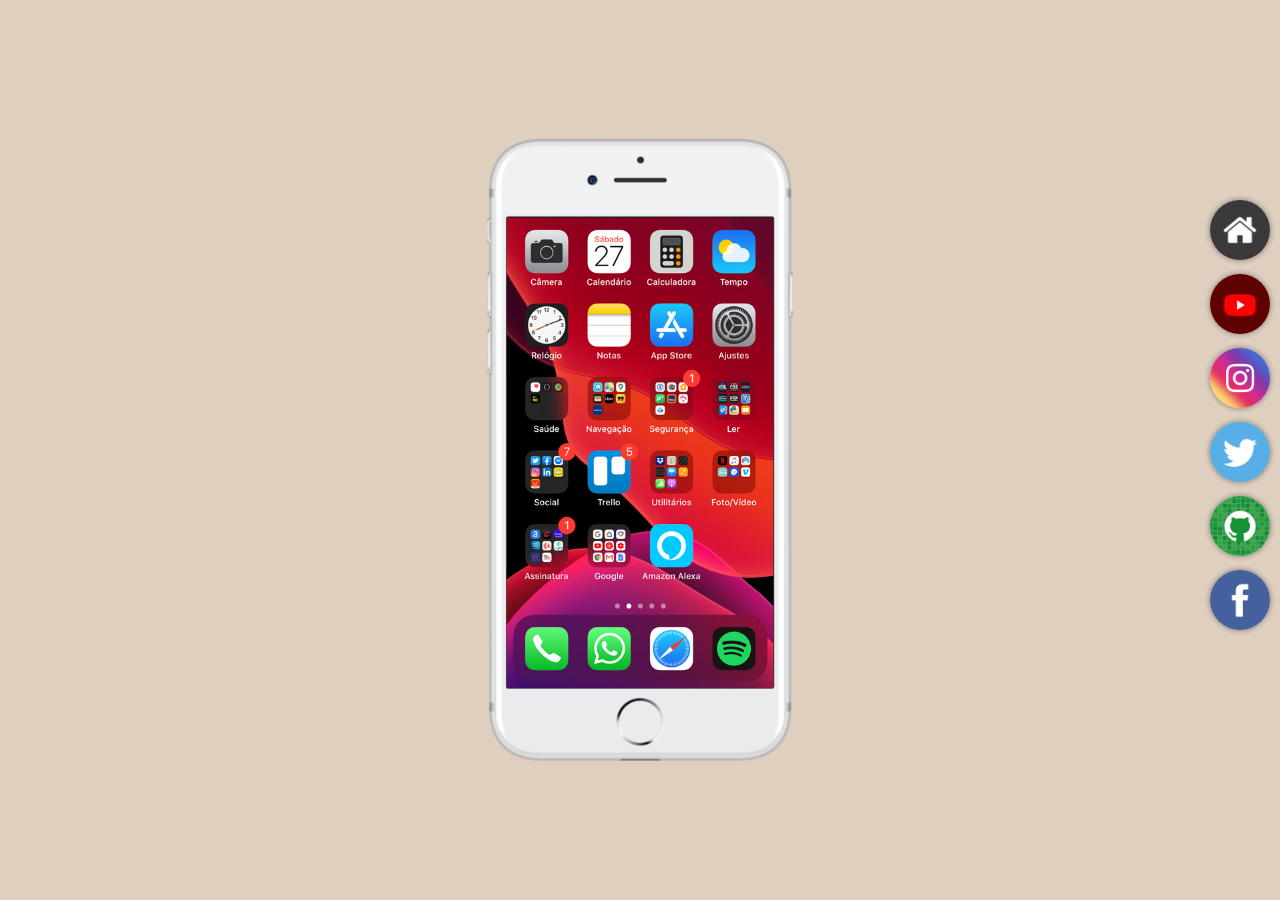
<file: index.html>
<!DOCTYPE html>
<html lang="pt-br">
<head>
    <meta charset="UTF-8">
    <meta name="viewport" content="width=device-width, initial-scale=1.0">
    <title>Projeto Redes Sociais</title>
    <link rel="stylesheet" href="css/style.css">
</head>
<body>
    <main>
        <section id="telefone">
            <iframe src="home.html" name="tela" id="tela" frameborder="0"> Seu navegador não é compatível com iframe :(</iframe>
        </section>
        <section id="redes">
            <a href="home.html" target="tela"><img src="imagens/logo-home.jpg" alt=""></a>
            <a href="youtube.html" target="tela"><img src="imagens/logo-youtube.jpg" alt=""></a>
            <a href="instagram.html" target="tela"><img src="imagens/logo-instagram.jpg" alt=""></a>
            <a href="twitter.html" target="tela"><img src="imagens/logo-twitter.jpg" alt=""></a>
            <a href="github.html" target="tela"><img src="imagens/logo-github.jpg" alt=""></a>
            <a href="facebook.html" target="tela"><img src="imagens/logo-facebook.jpg" alt=""></a>
        </section>
    </main>
</body>
</html>
</file>
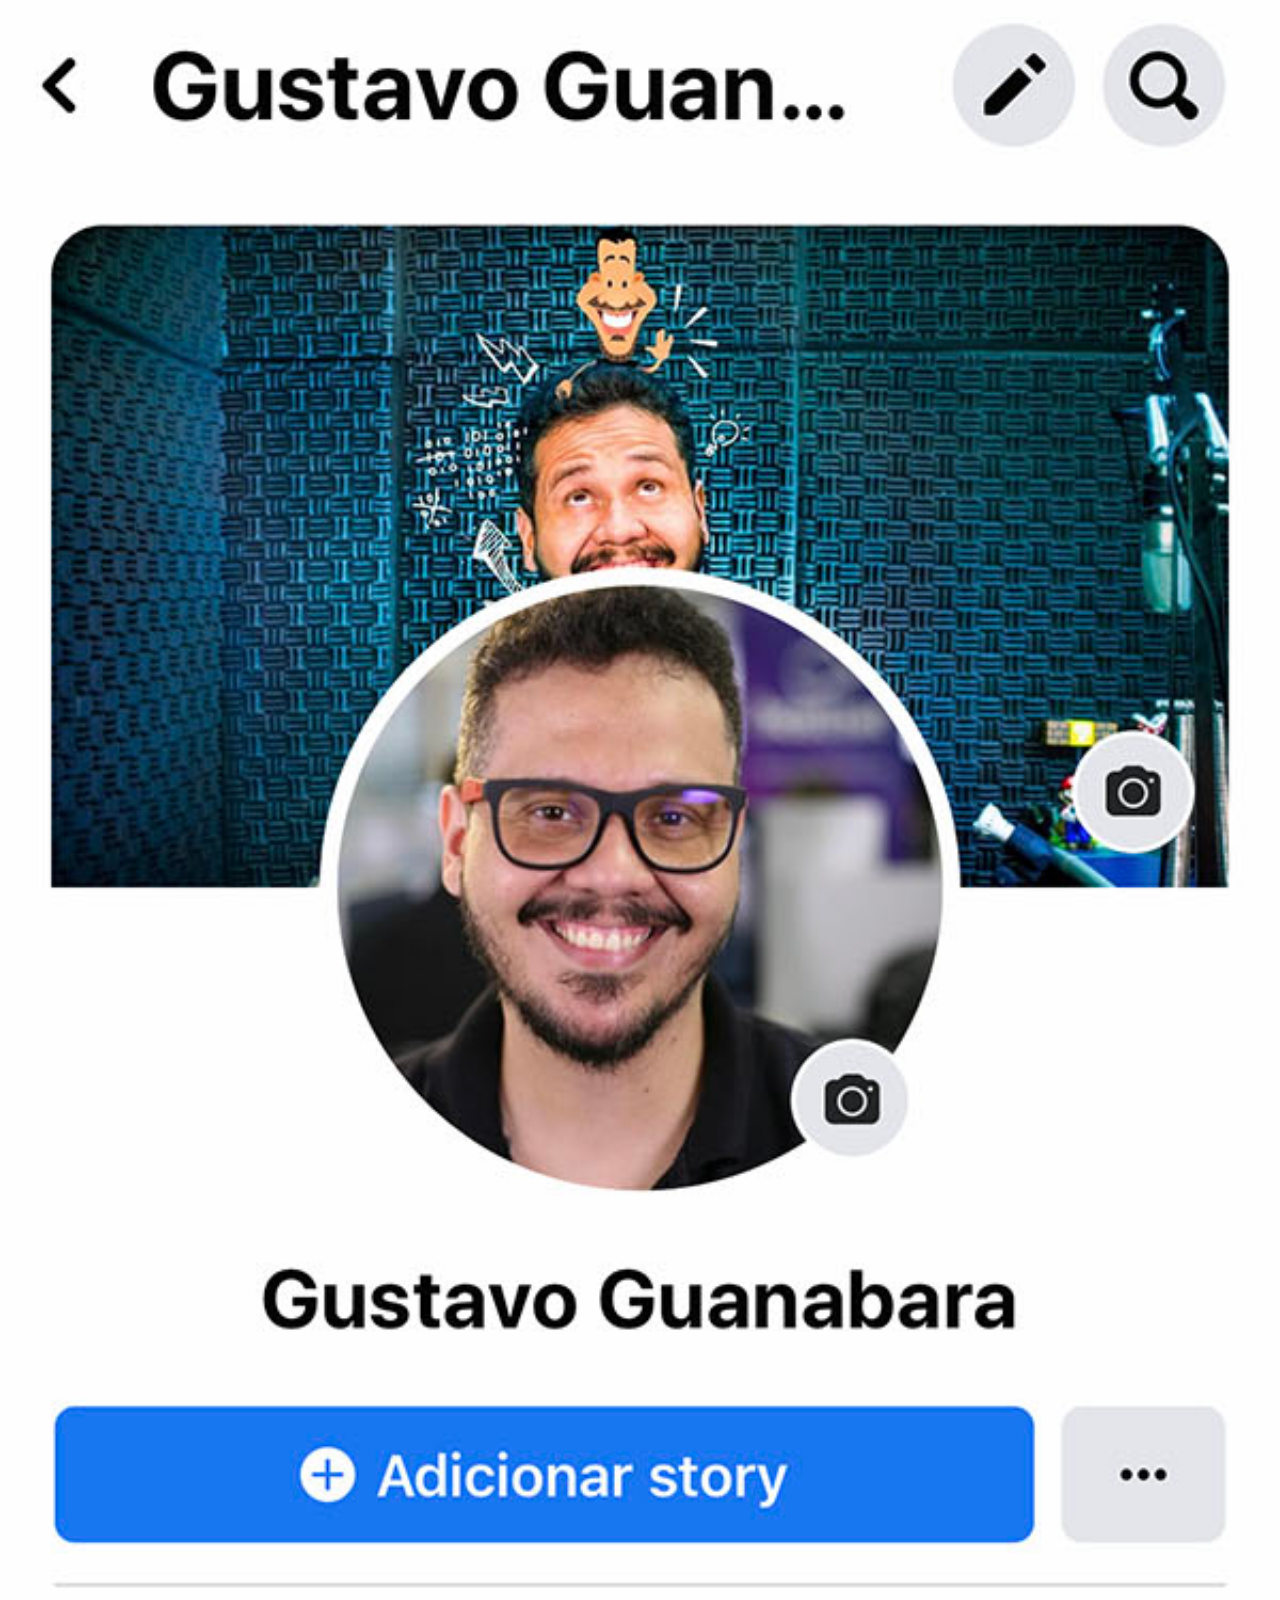
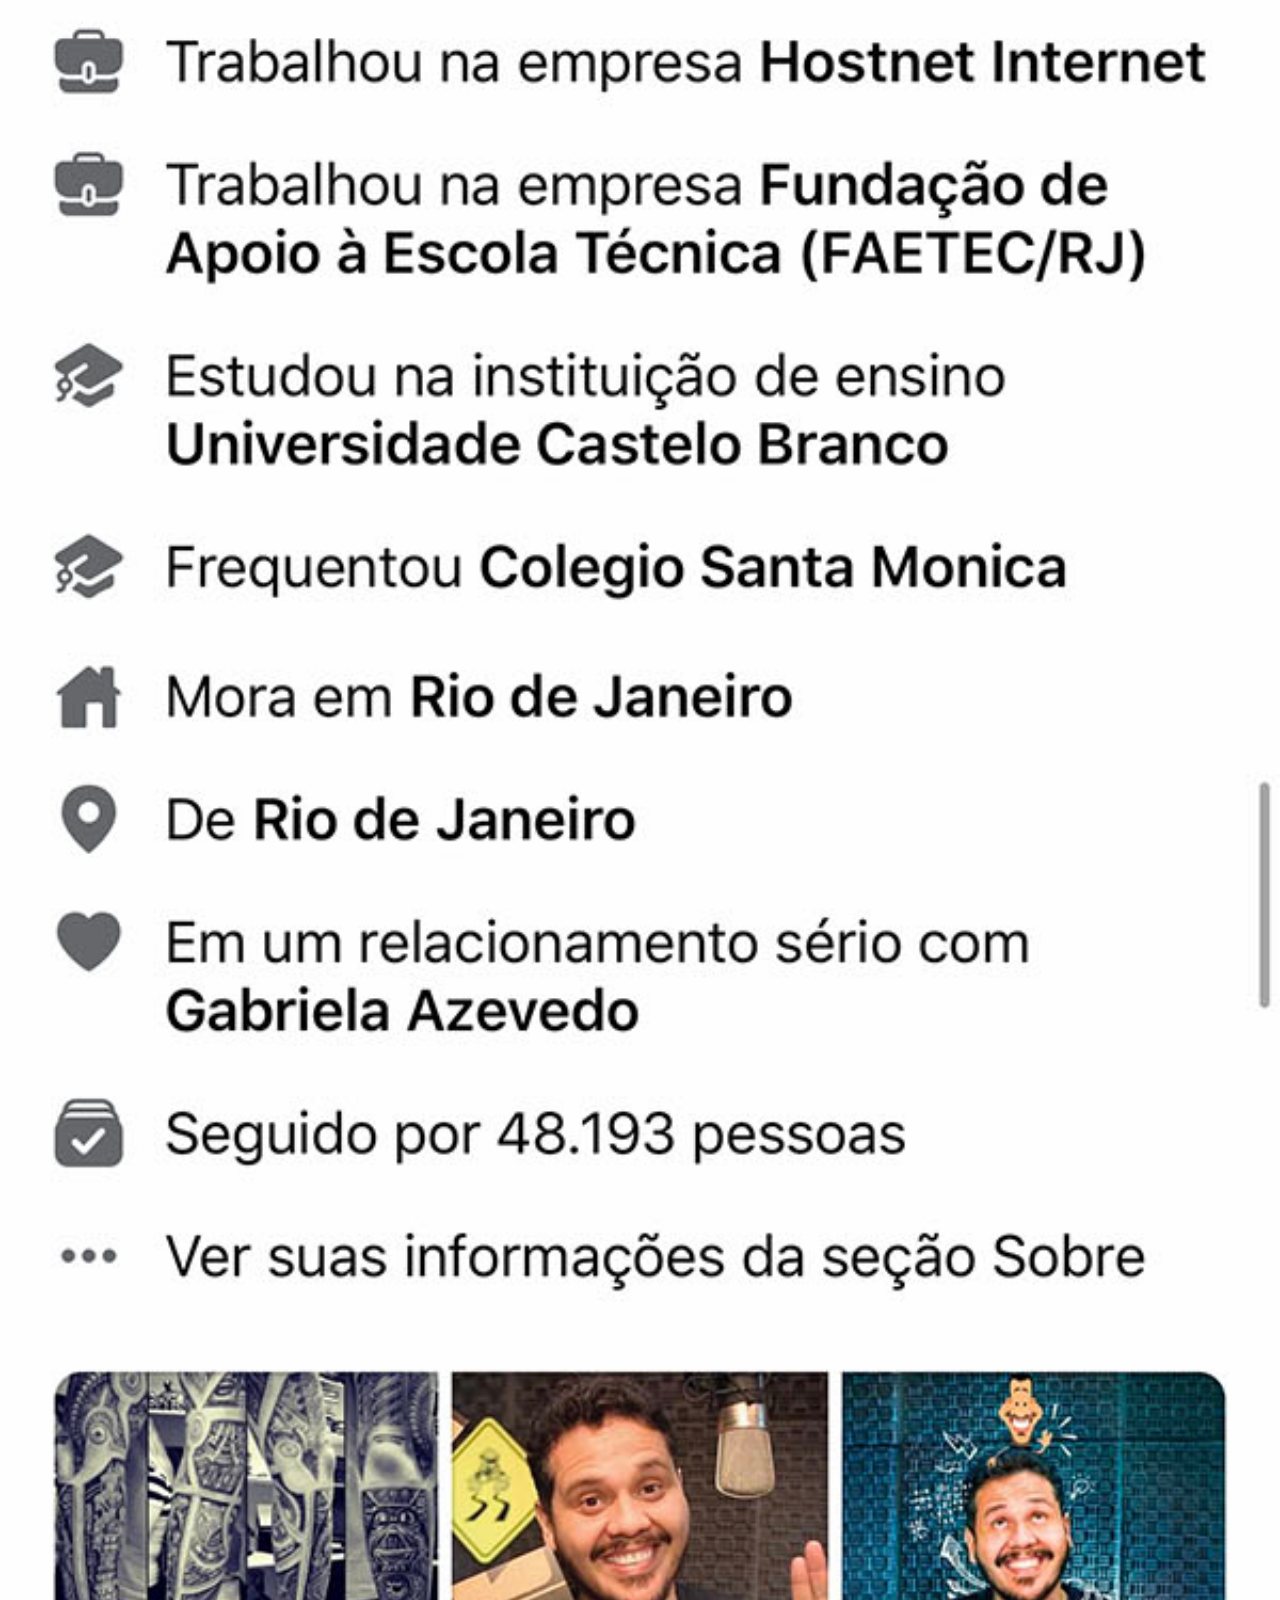
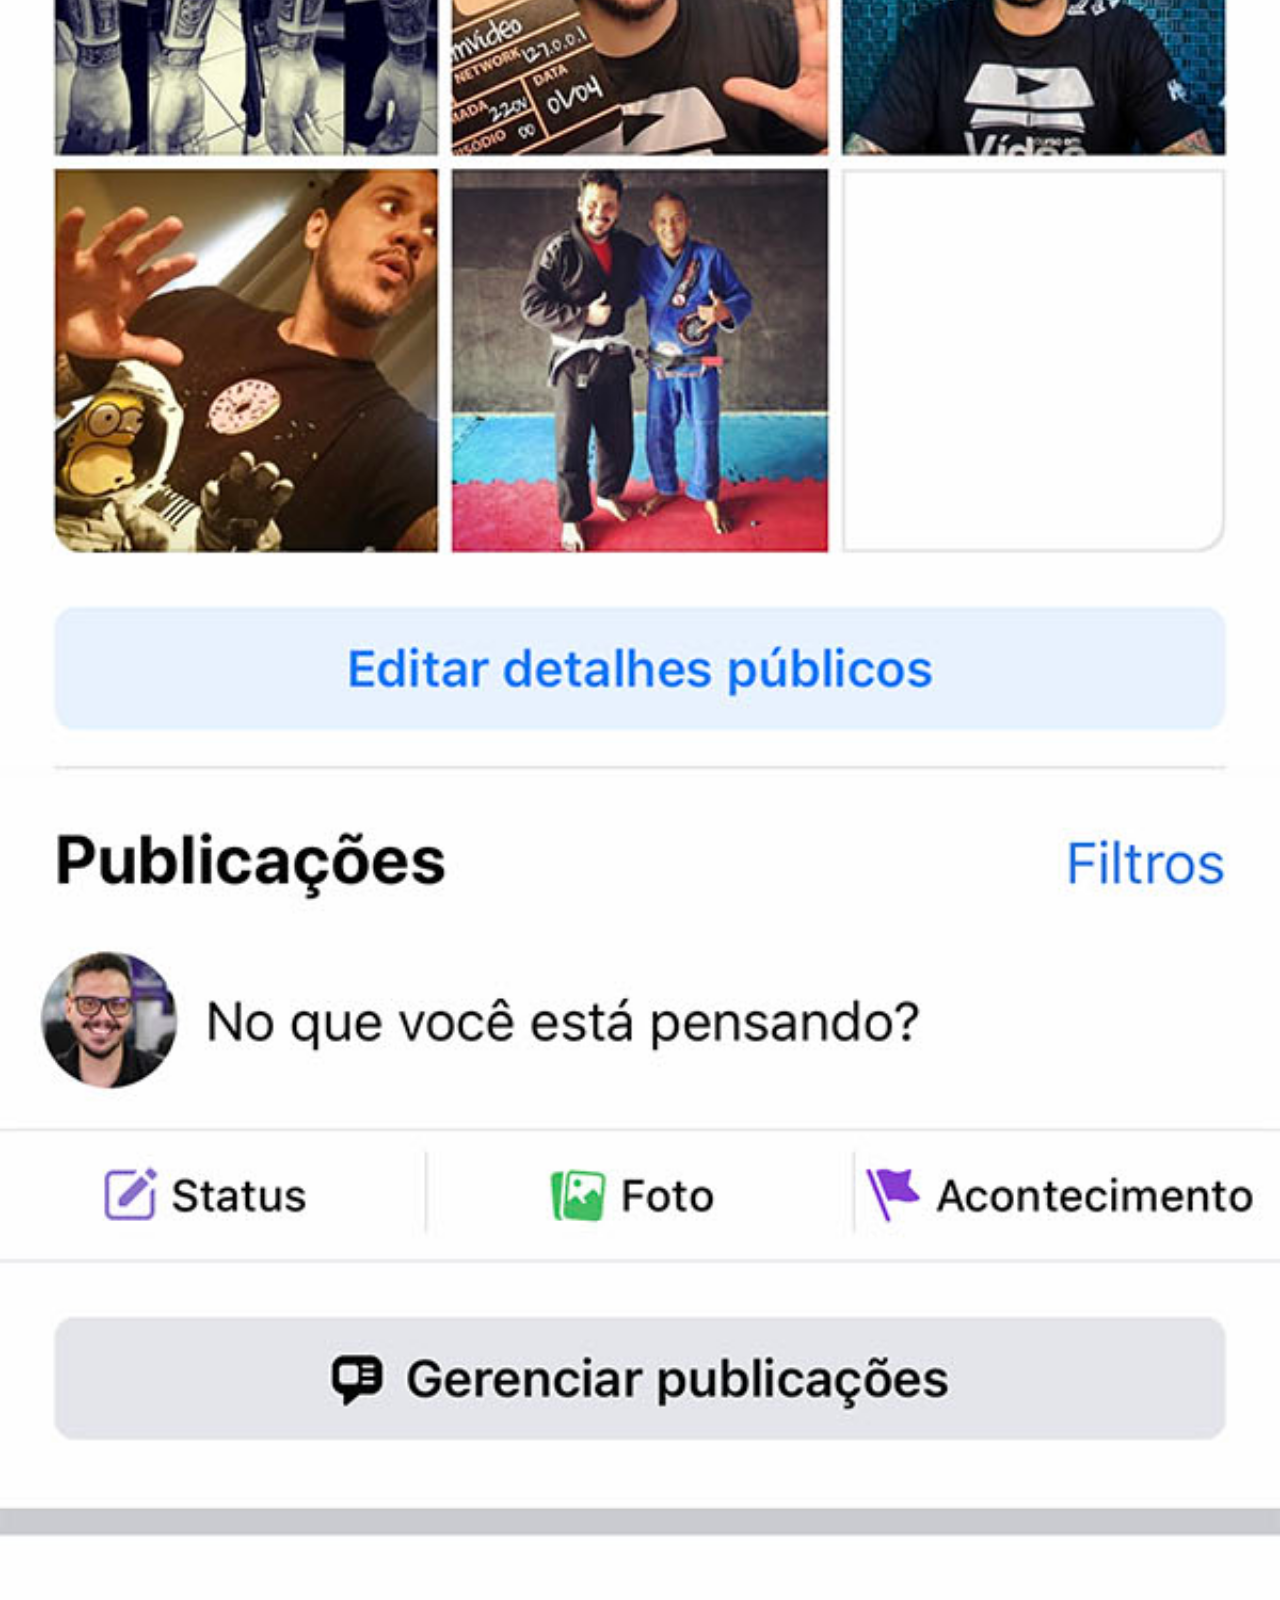
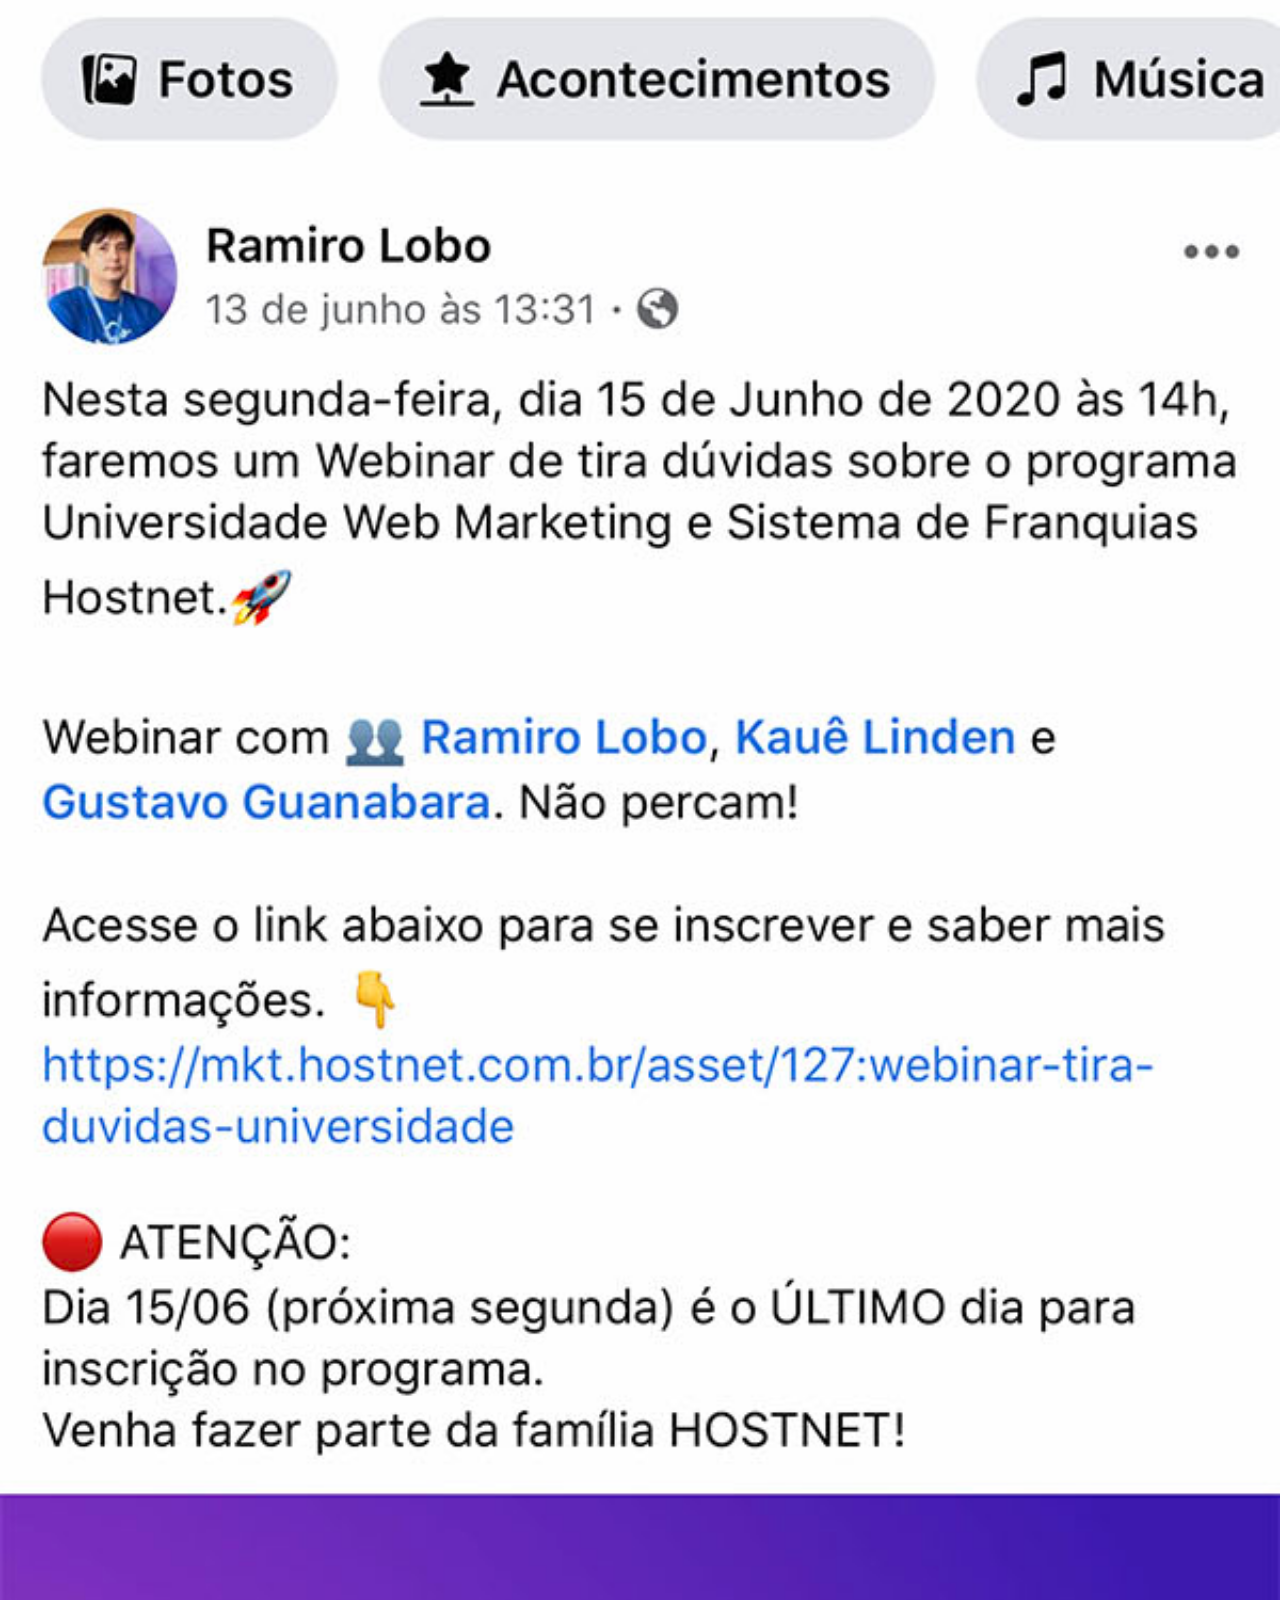
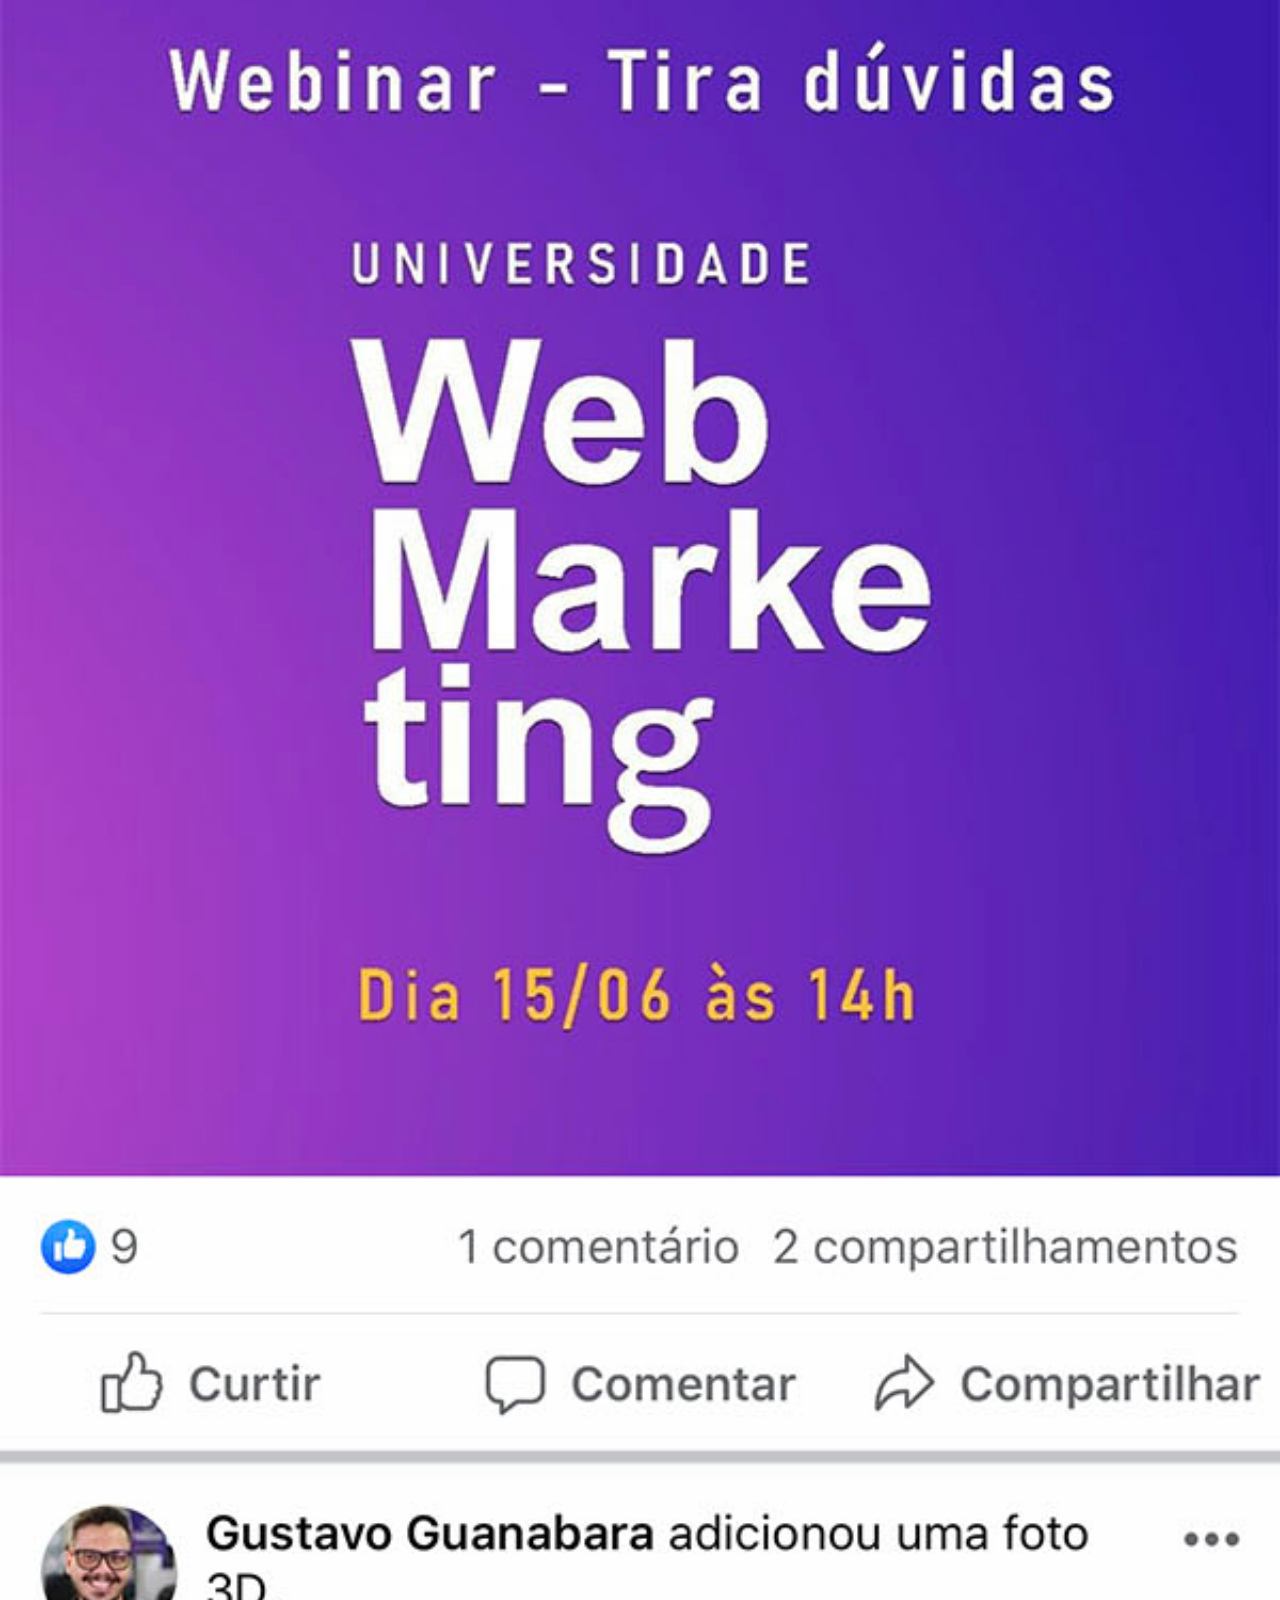
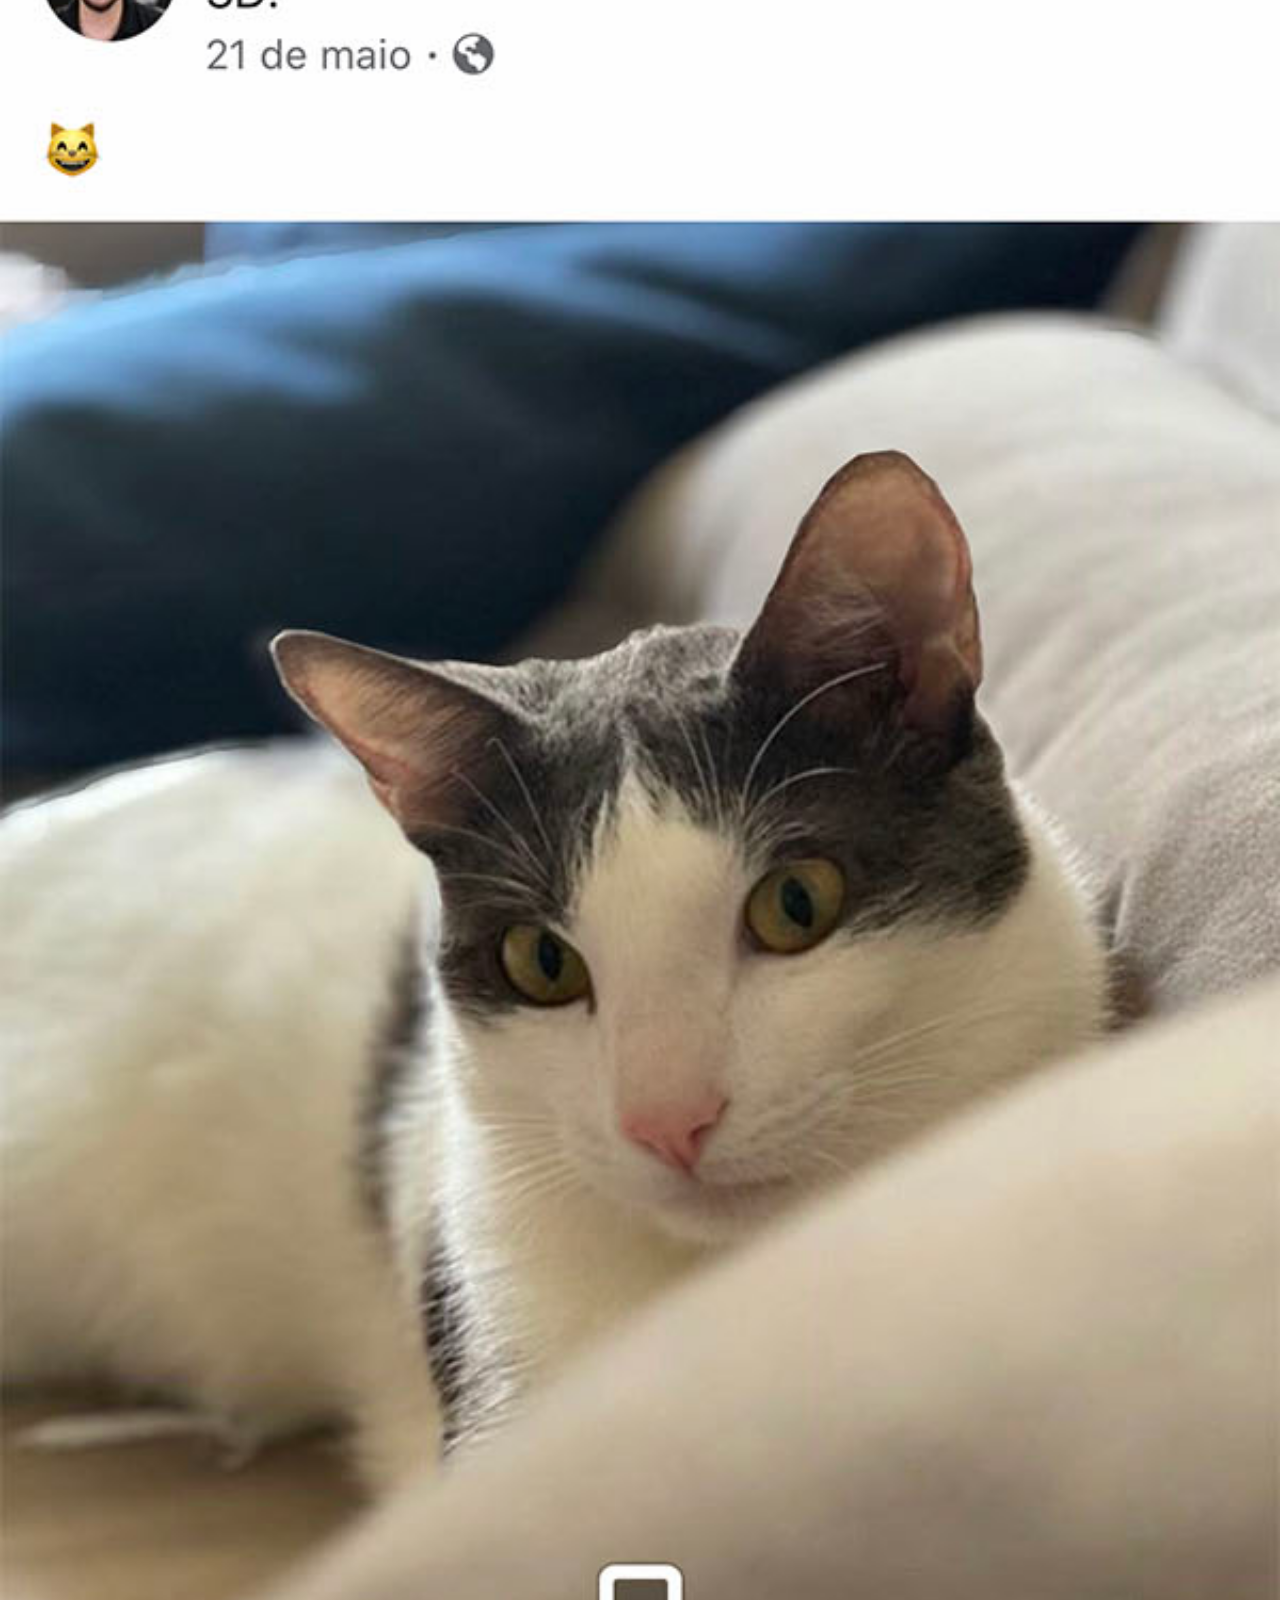
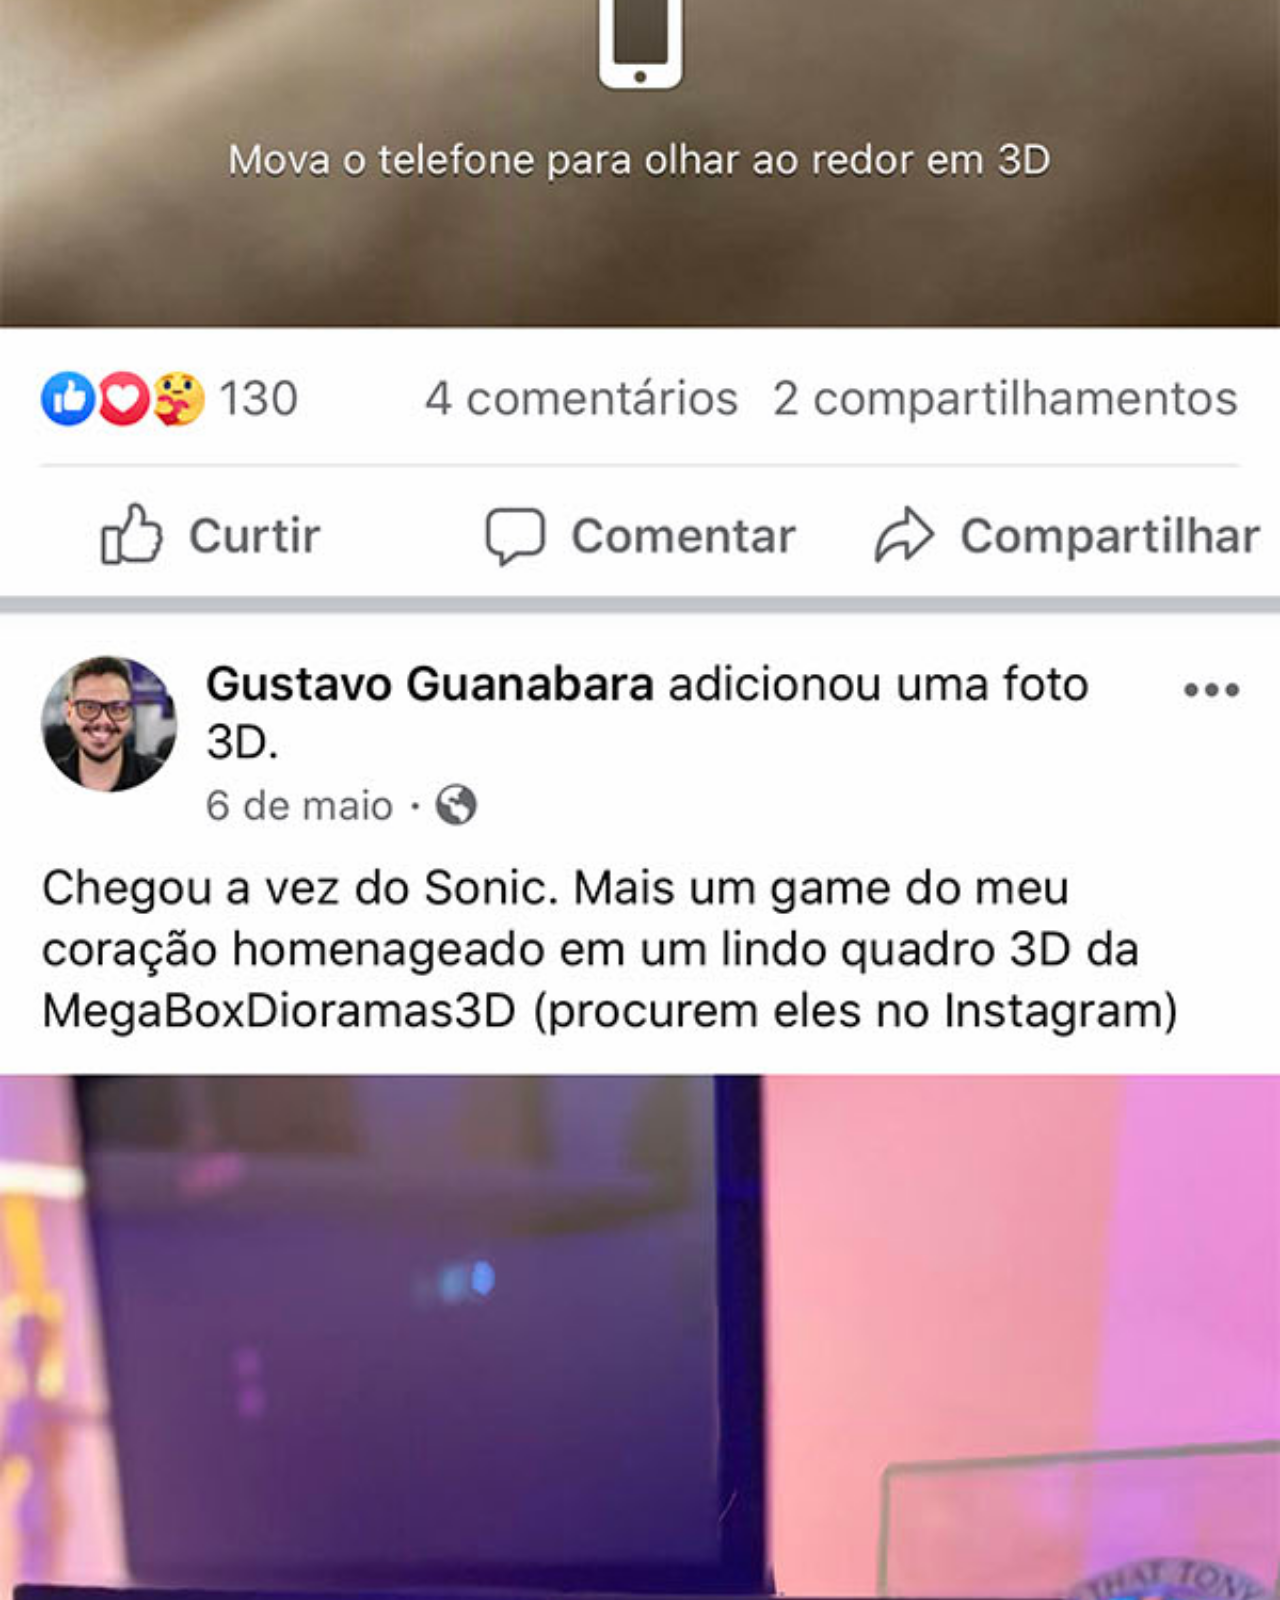
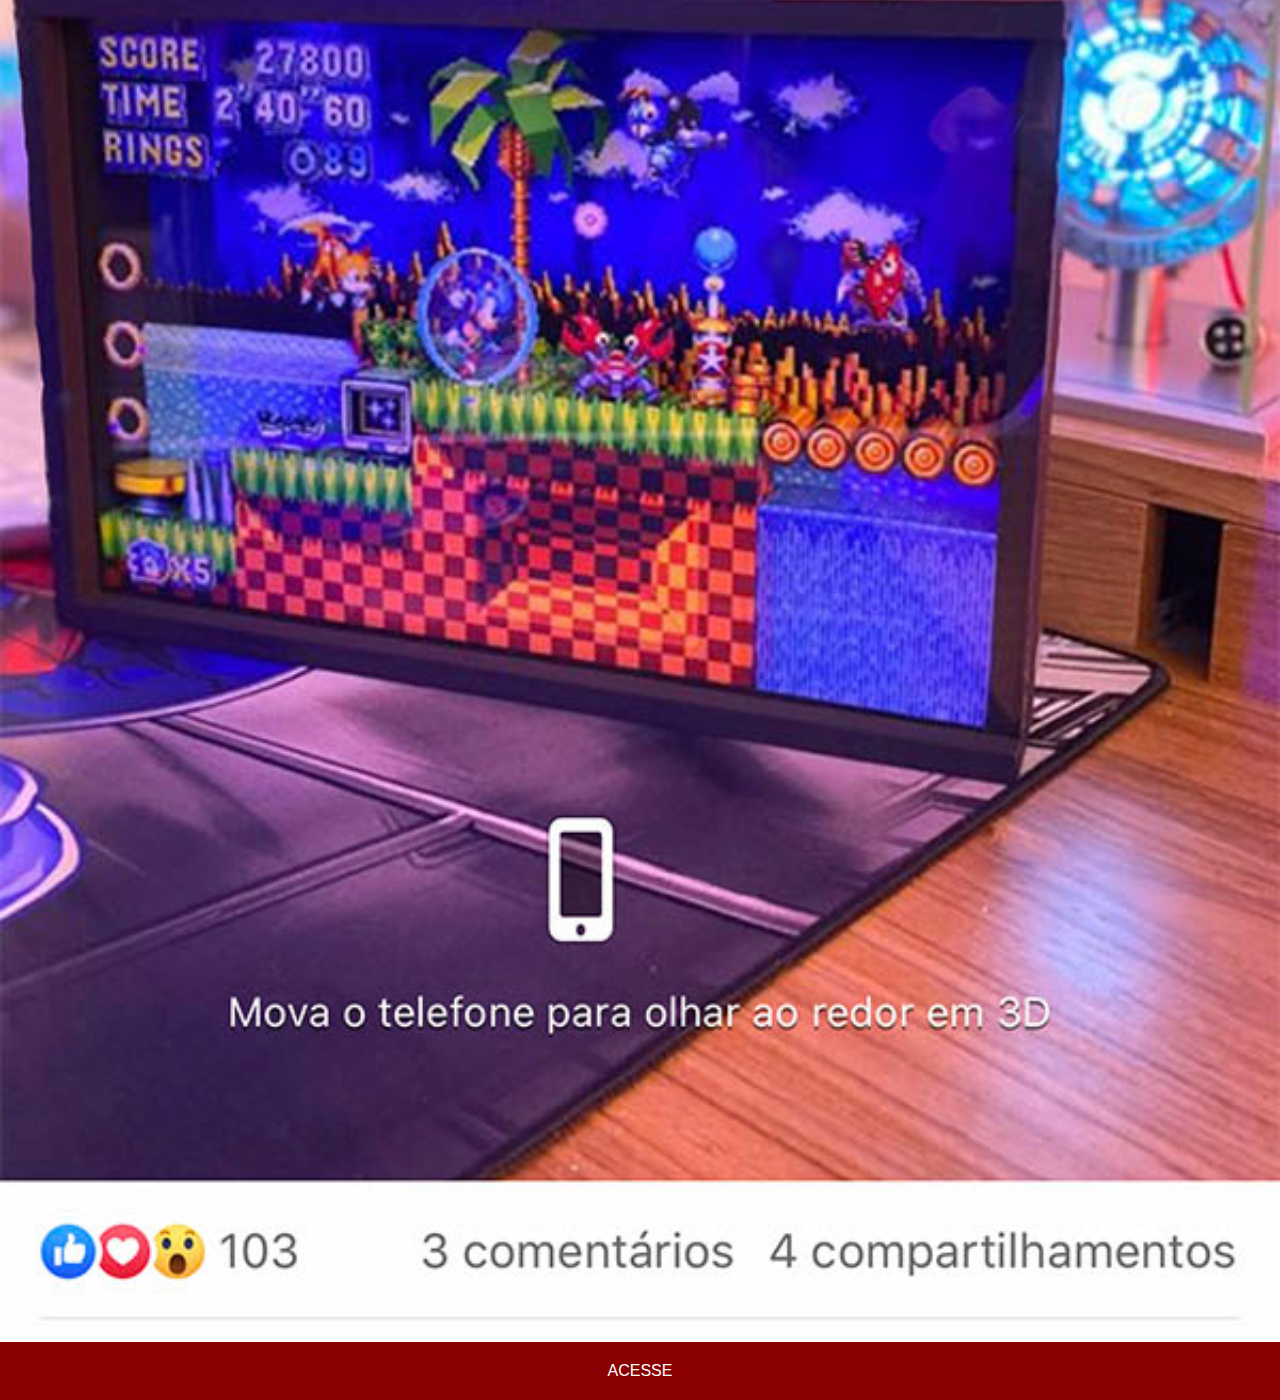
<file: facebook.html>
<!DOCTYPE html>
<html lang="pt-br">
<head>
    <meta charset="UTF-8">
    <meta name="viewport" content="width=device-width, initial-scale=1.0">
    <title>Facebook</title>
    <link rel="stylesheet" href="css/social.css">
</head>
<body>
    <img src="imagens/tela-facebook.jpg" alt="Facebook">
    <a href="https://www.facebook.com/gustavoguanabara" target="_blank">ACESSE</a>
</body>
</html>
</file>
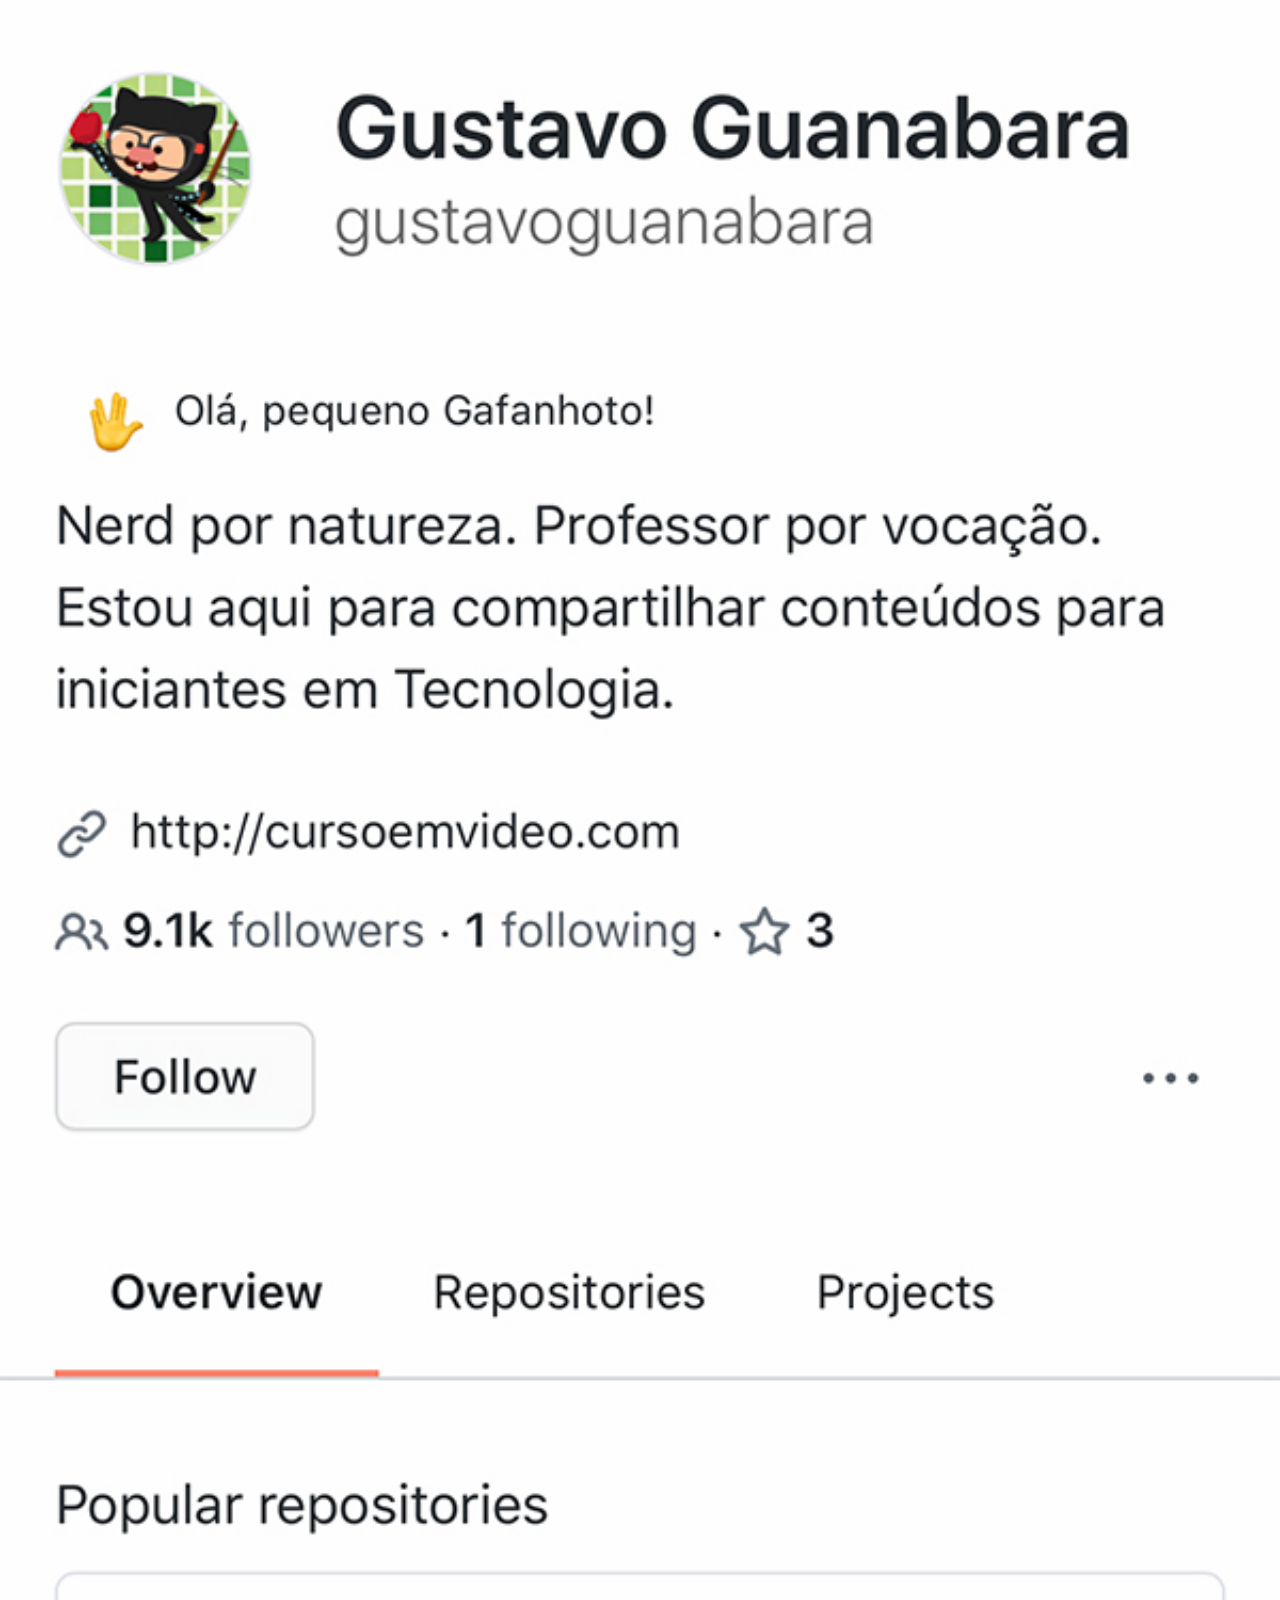
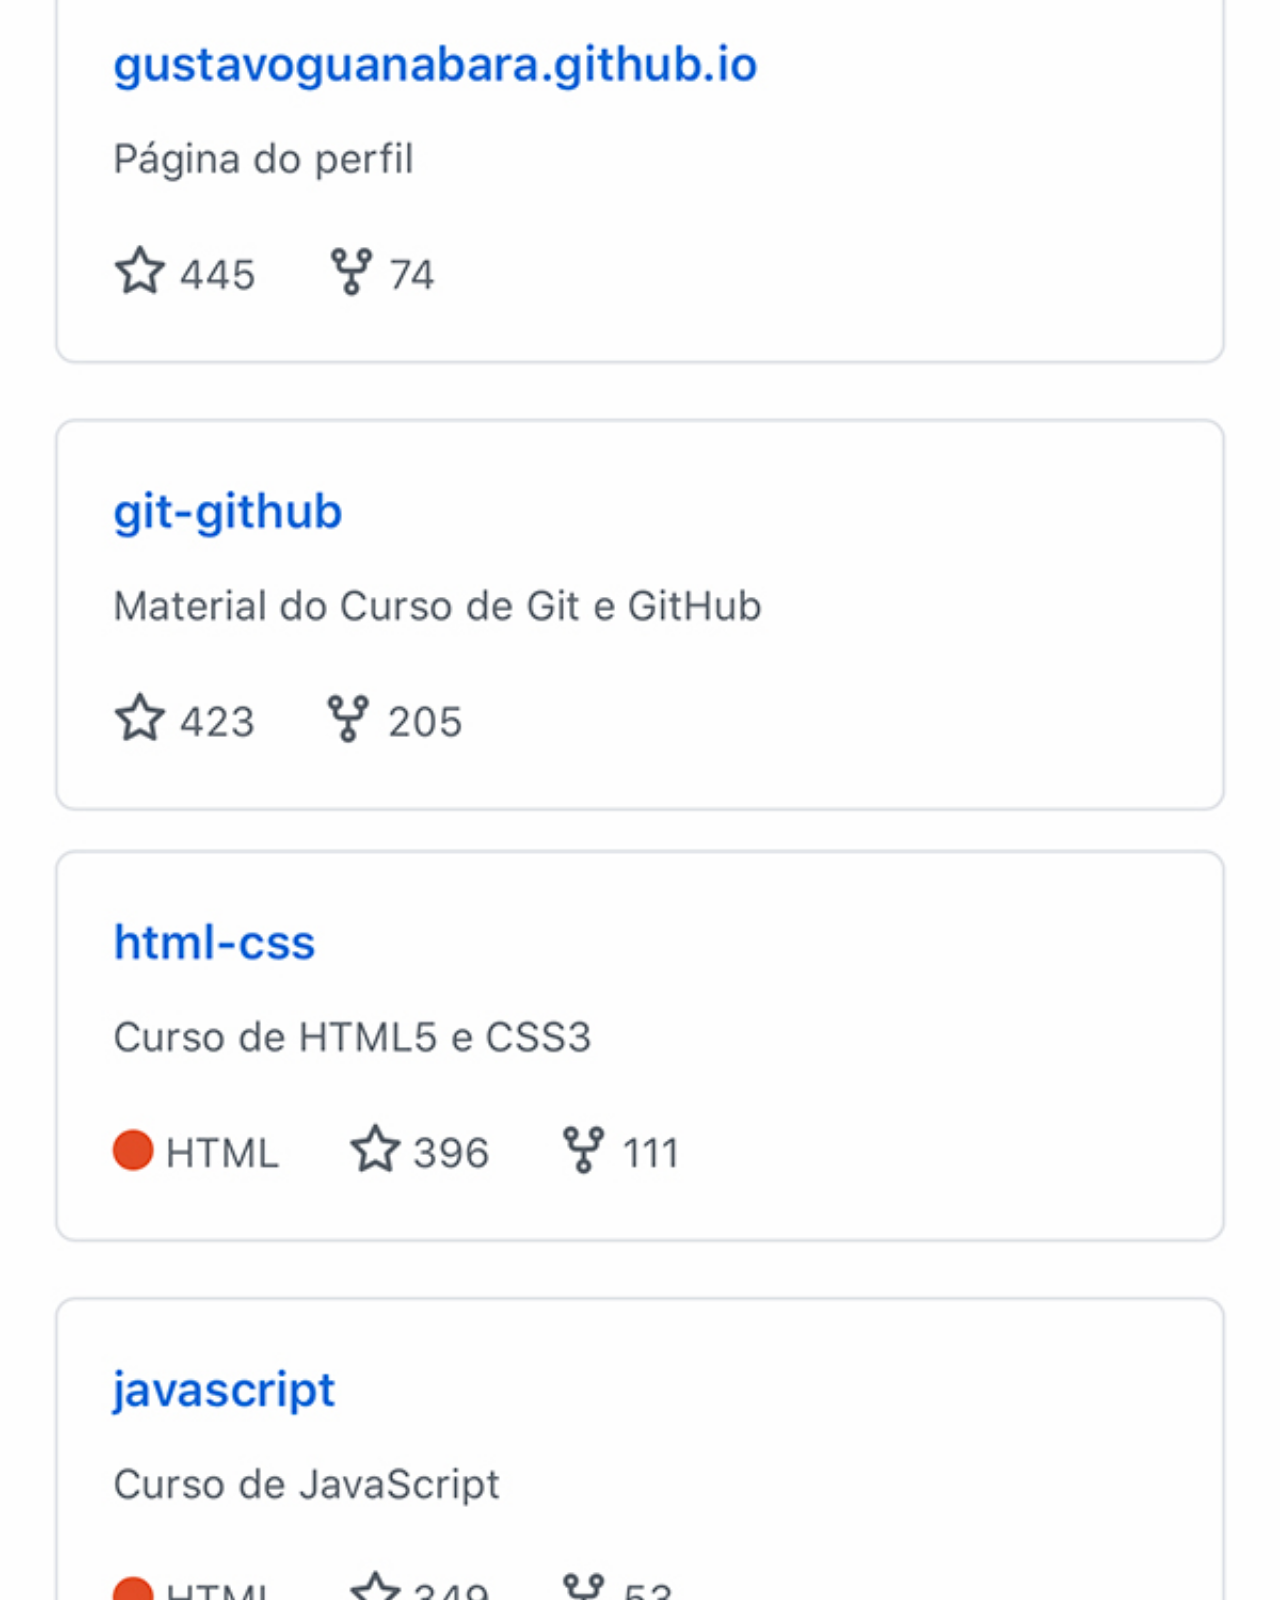
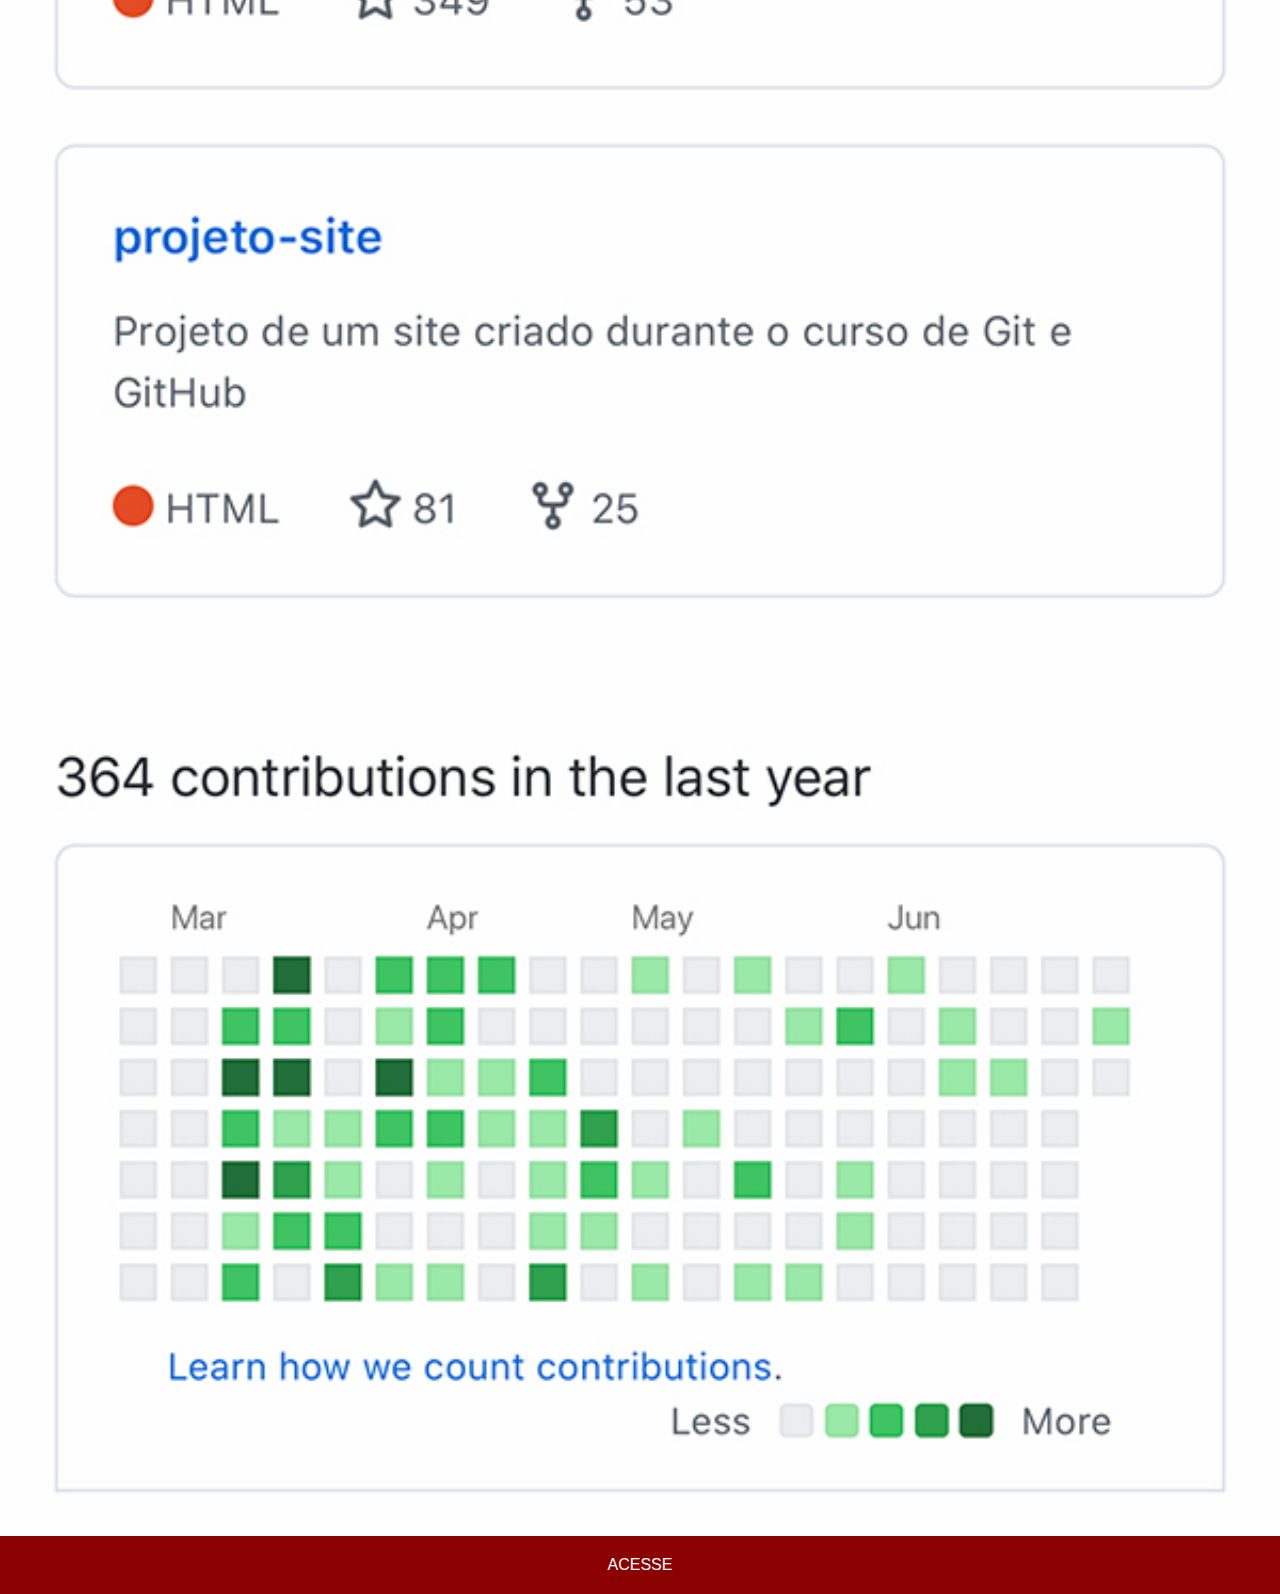
<file: github.html>
<!DOCTYPE html>
<html lang="pt-br">
<head>
    <meta charset="UTF-8">
    <meta name="viewport" content="width=device-width, initial-scale=1.0">
    <title>GitHub</title>
    <link rel="stylesheet" href="css/social.css">
</head>
<body>
    <img src="imagens/tela-github.jpg" alt="GitHub">
    <a href="https://github.com/gustavoguanabara" target="_blank">ACESSE</a>
</body>
</html>
</file>
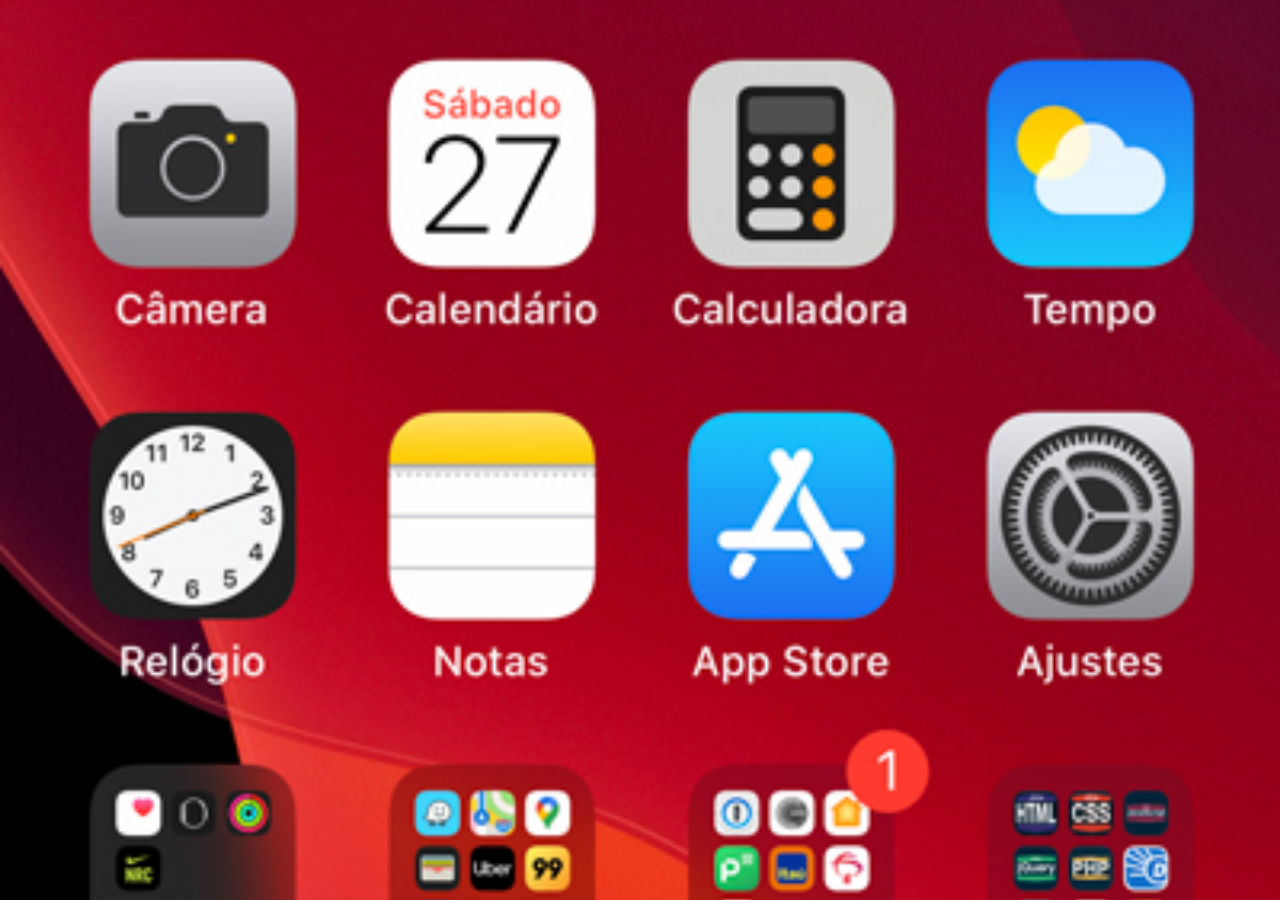
<file: home.html>
<!DOCTYPE html>
<html lang="pt-br">
<head>
    <meta charset="UTF-8">
    <meta name="viewport" content="width=device-width, initial-scale=1.0">
    <title>Home</title>
    <style>
        * {
            padding: 0;
            margin: 0;
        }
        body {
            width: 100vw;
            height: 100vh;
            background-image: url(imagens/tela-home.jpg);
            background-repeat: no-repeat;
            background-position: top center;
            background-color: black;
            background-size: cover;
        }
    </style>
</head>
<body>
    
</body>
</html>
</file>
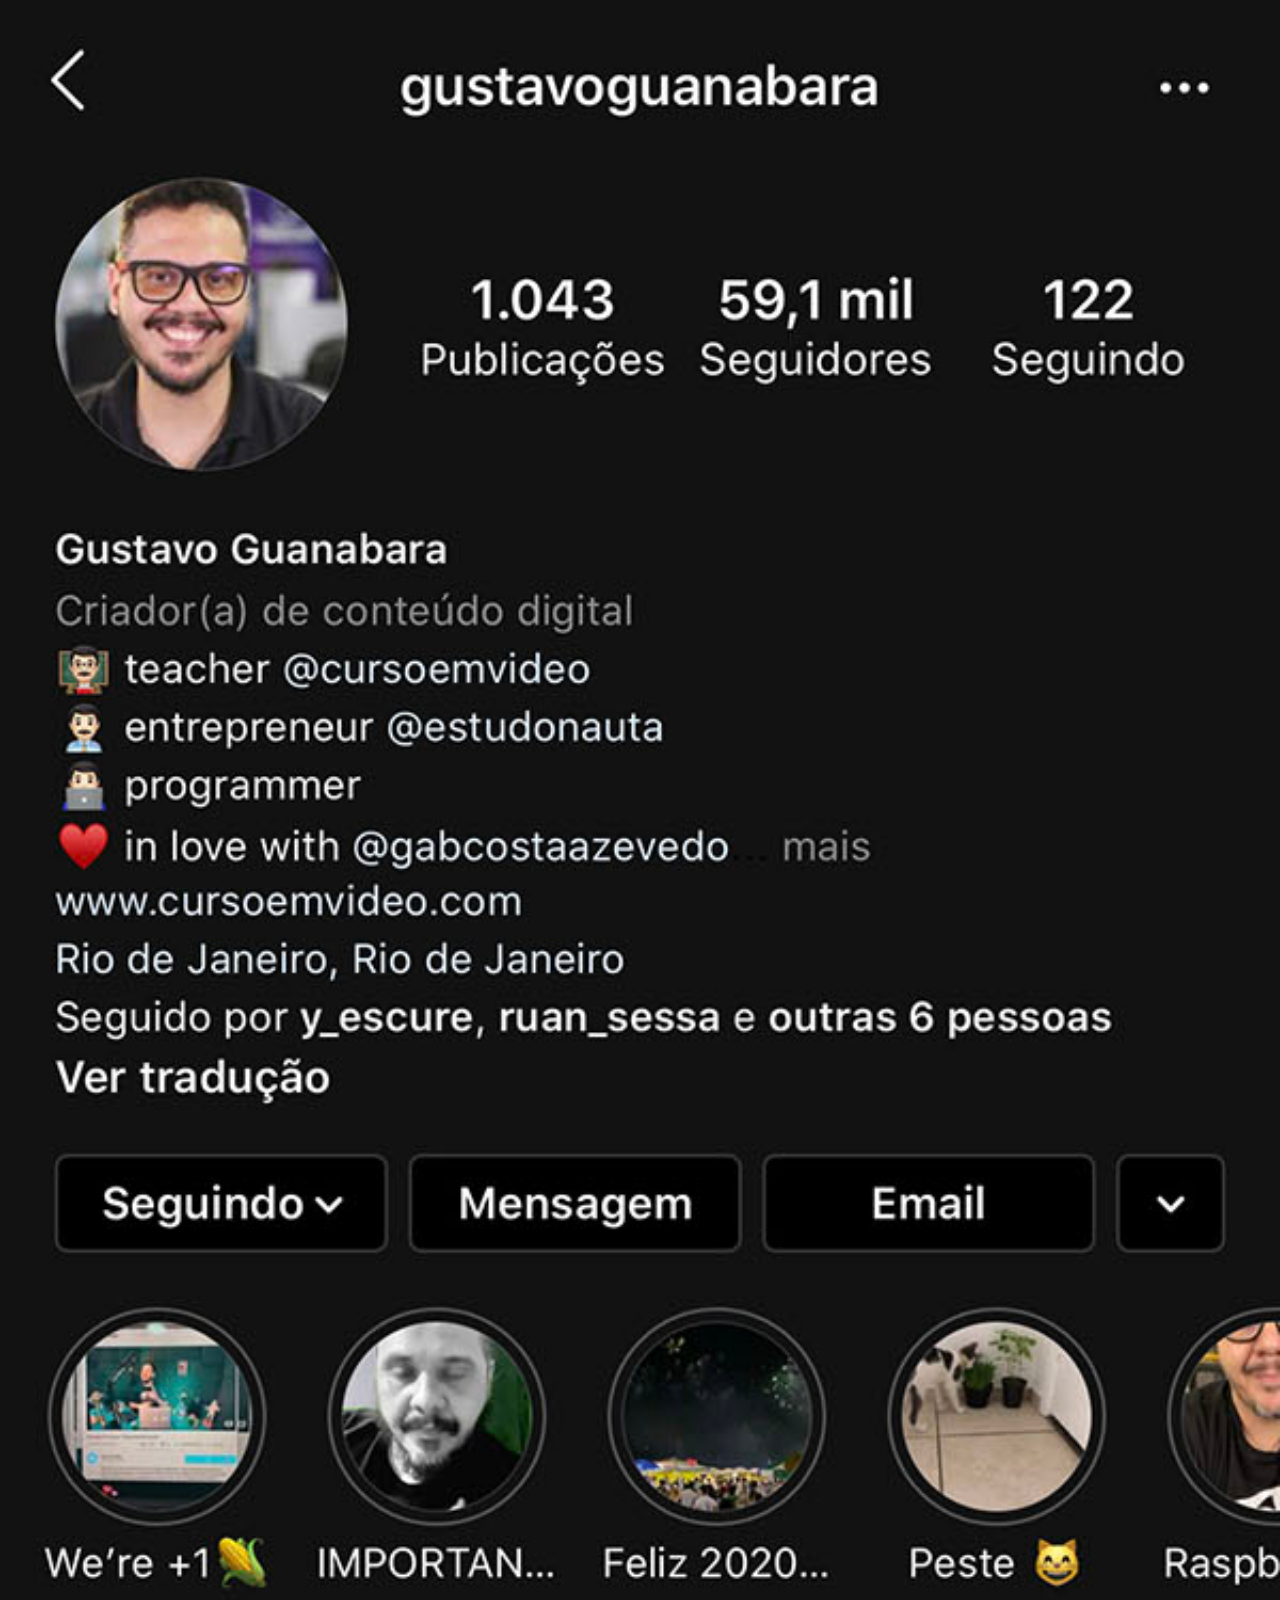
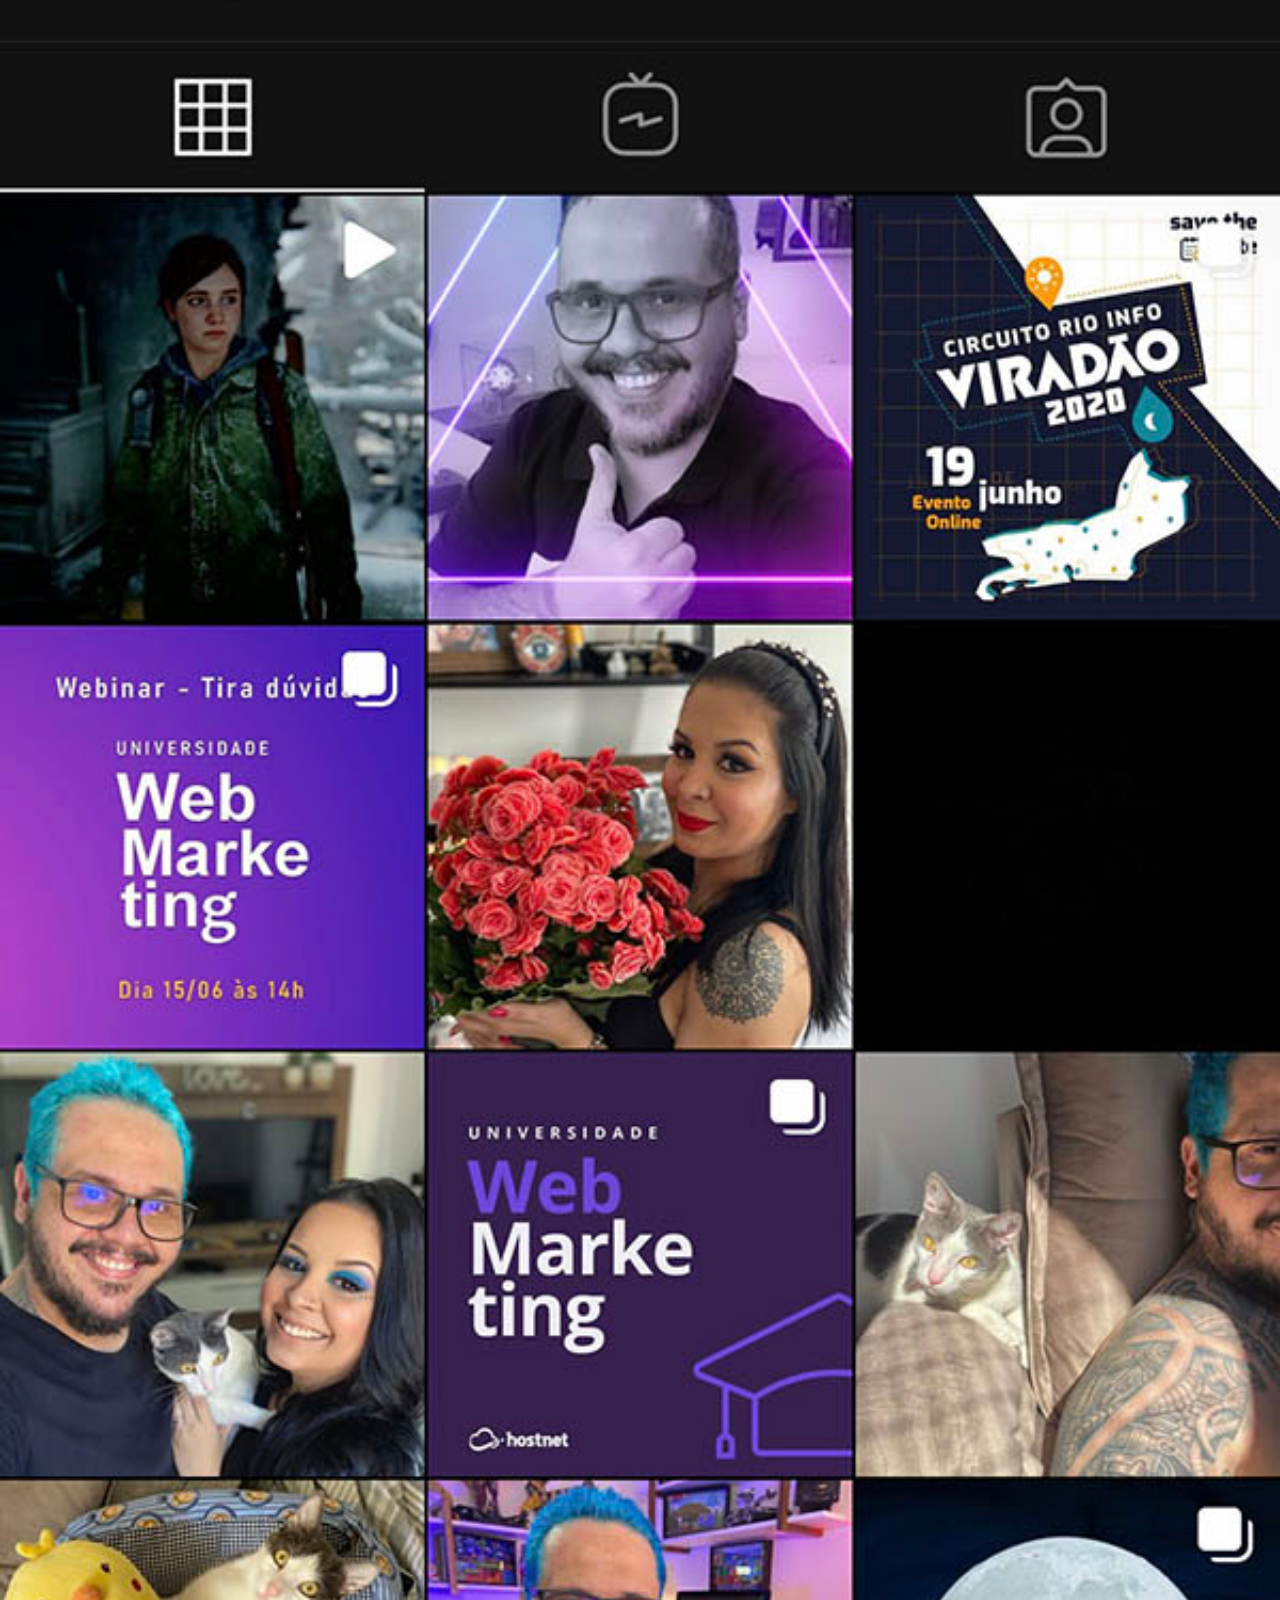
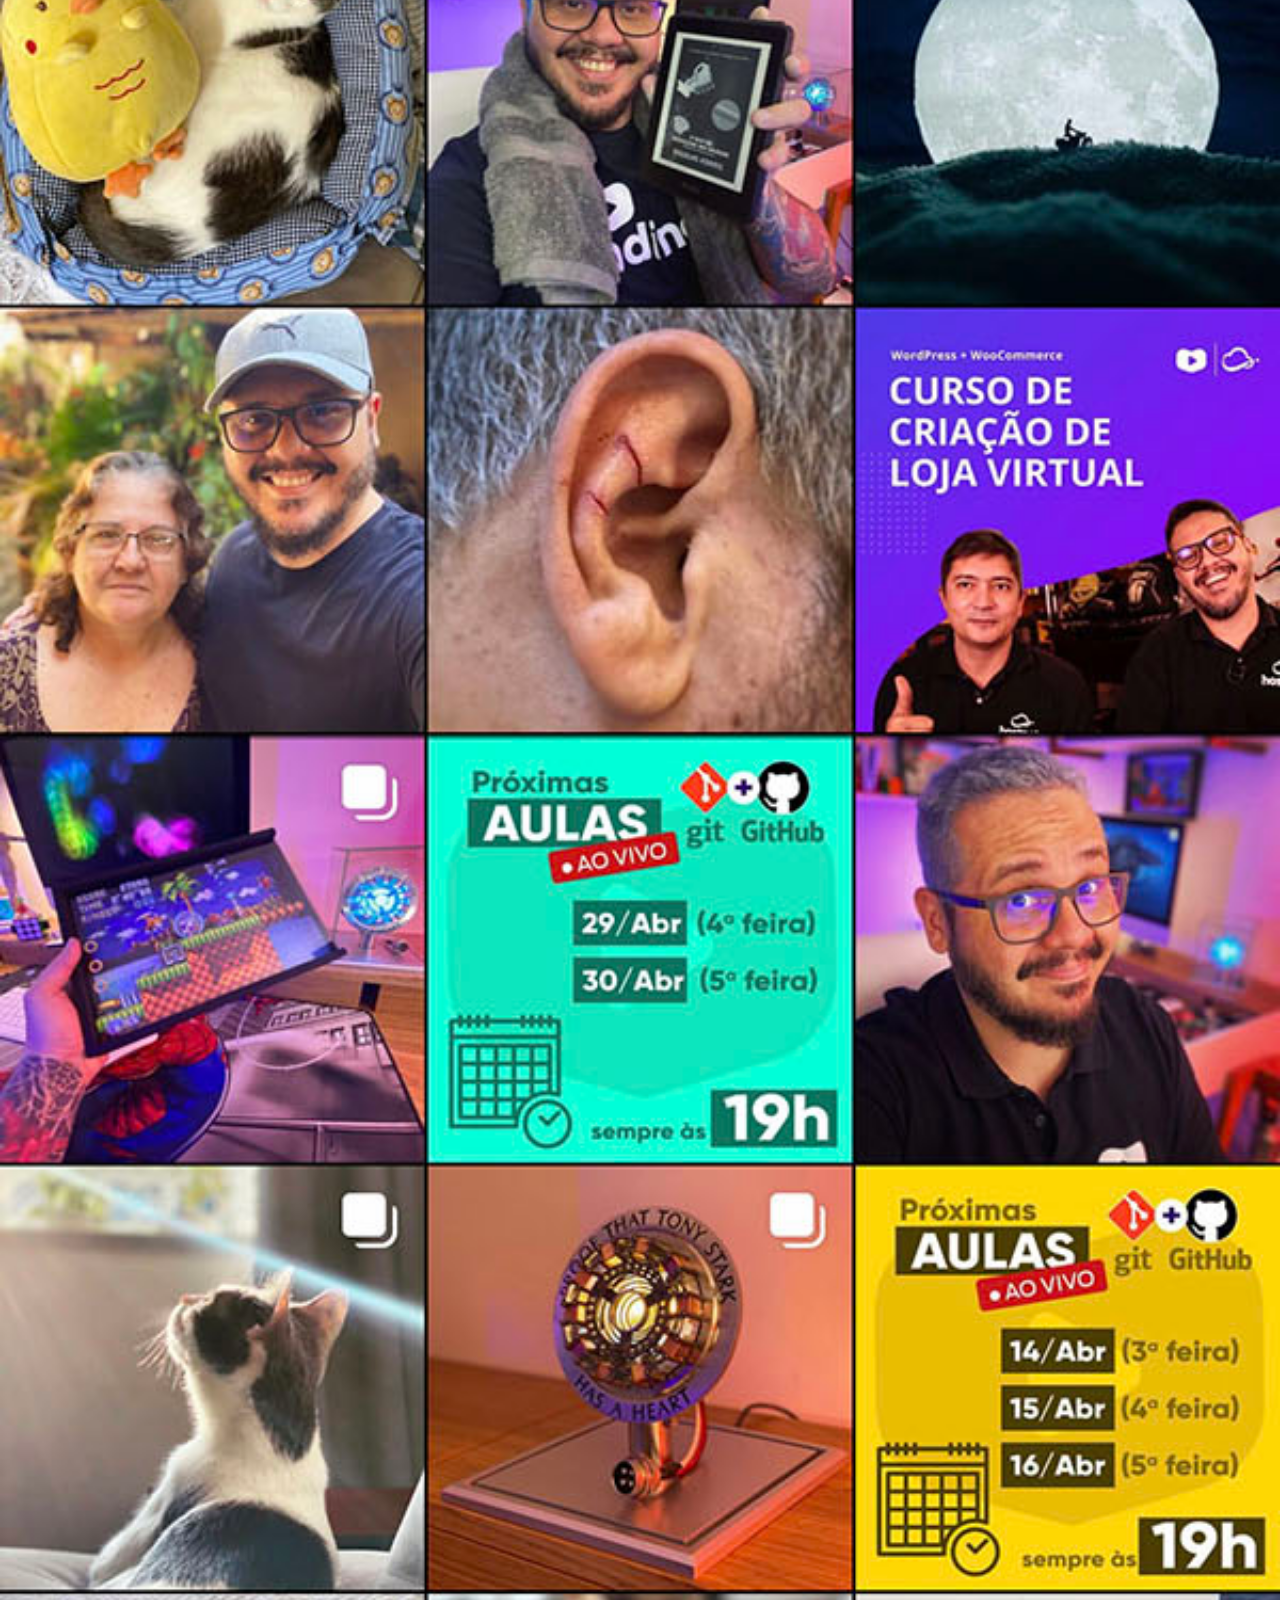
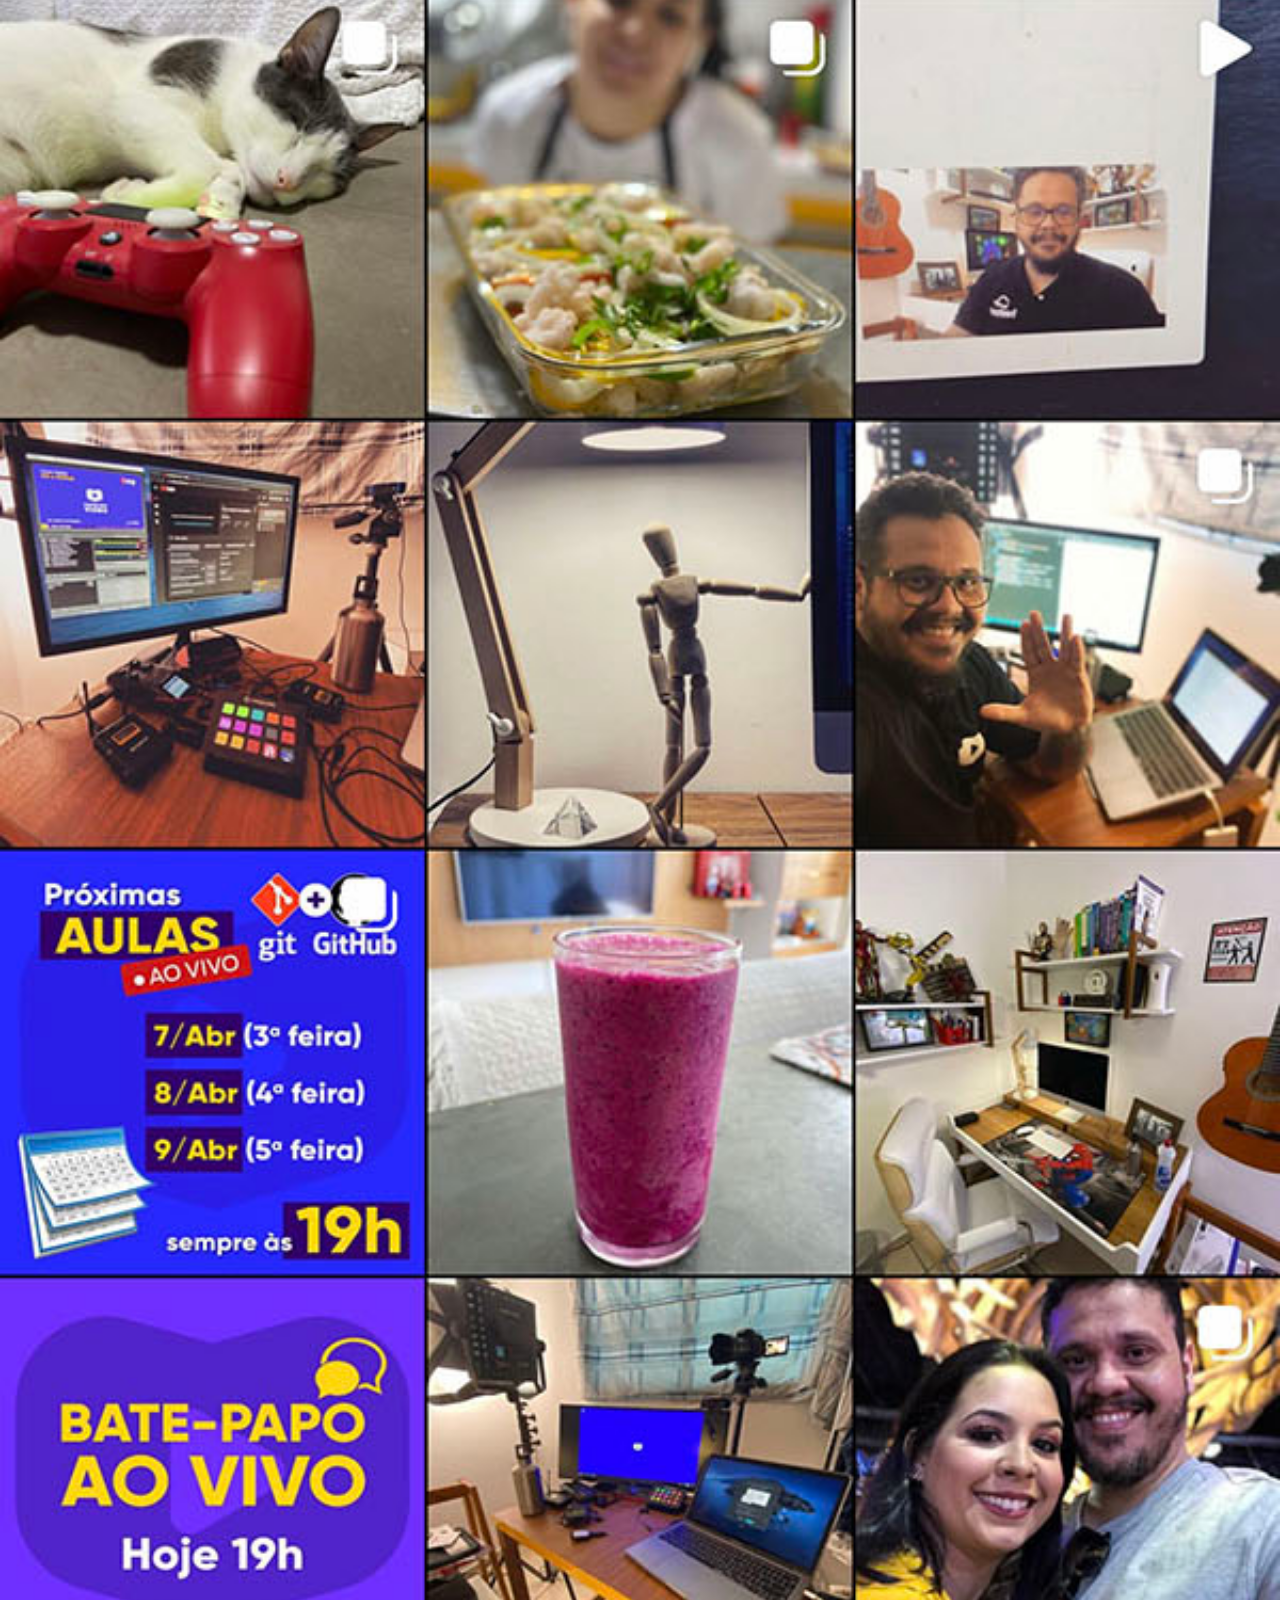
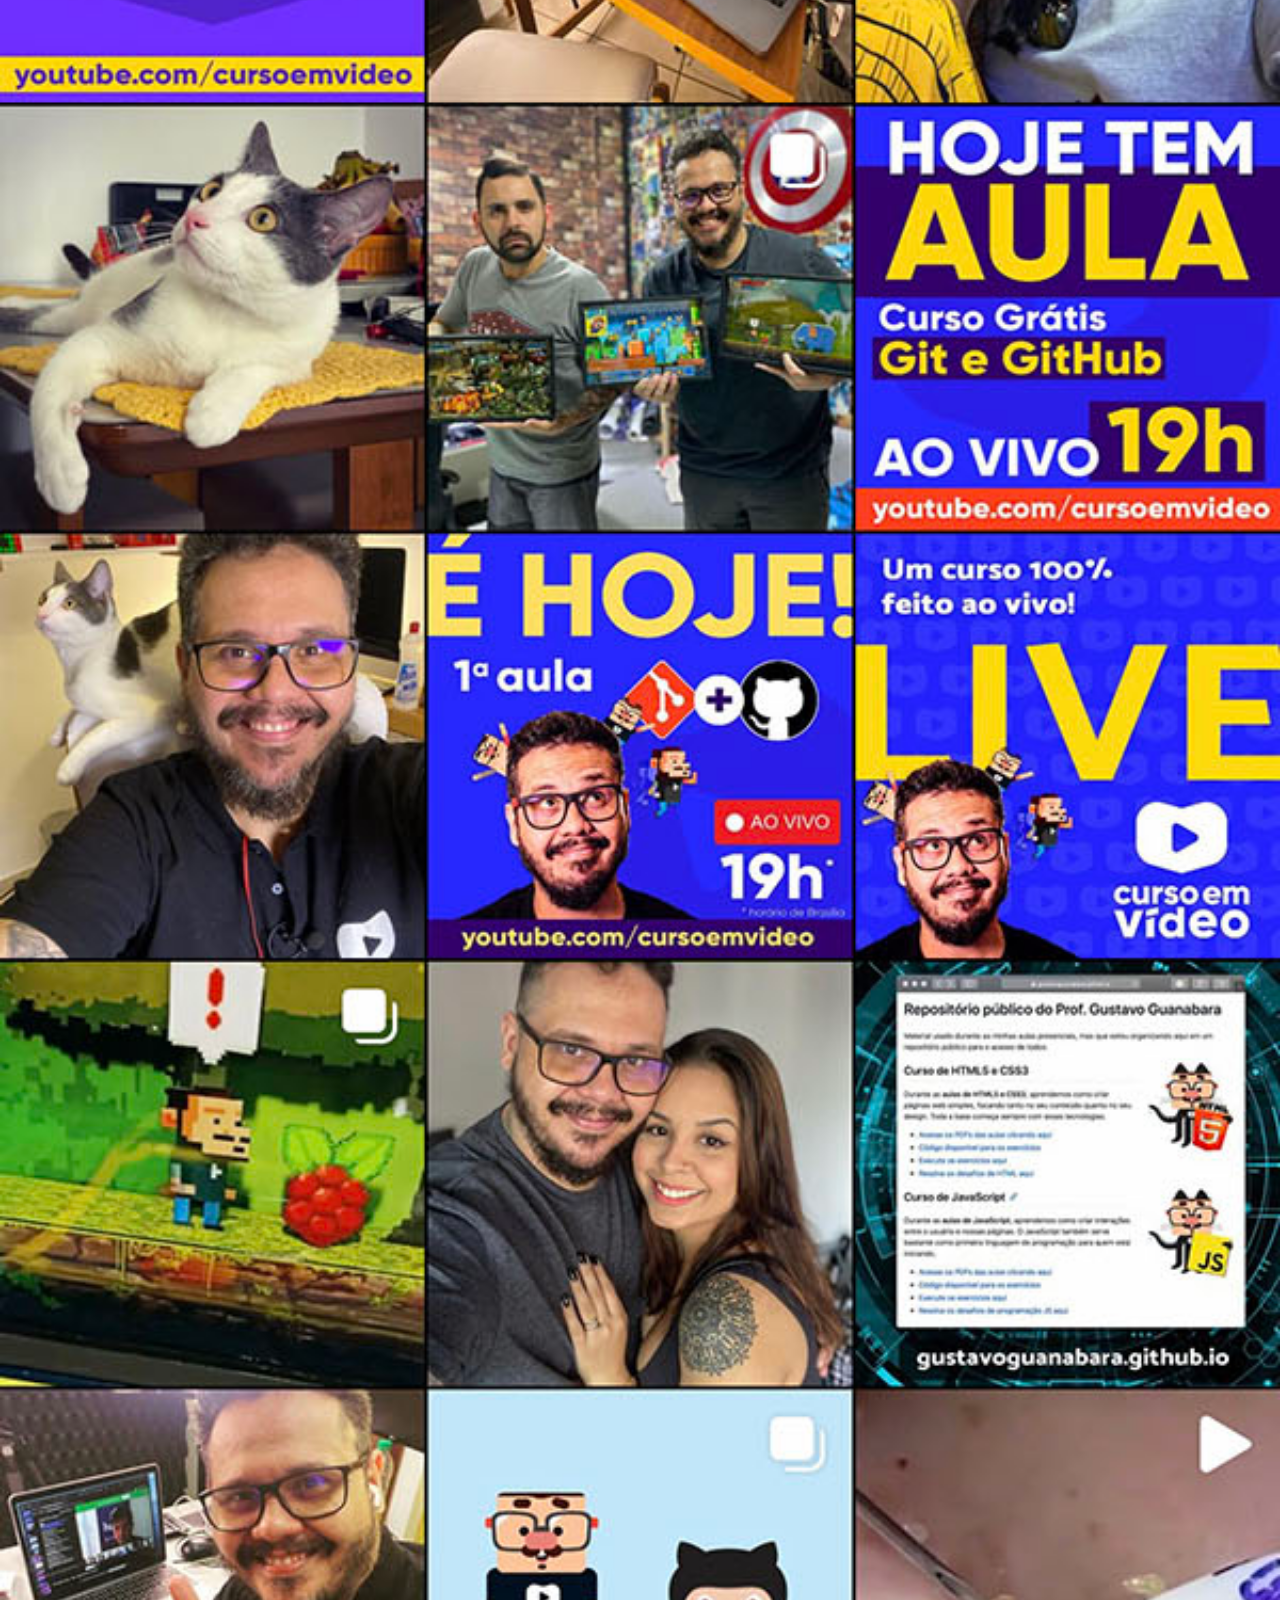
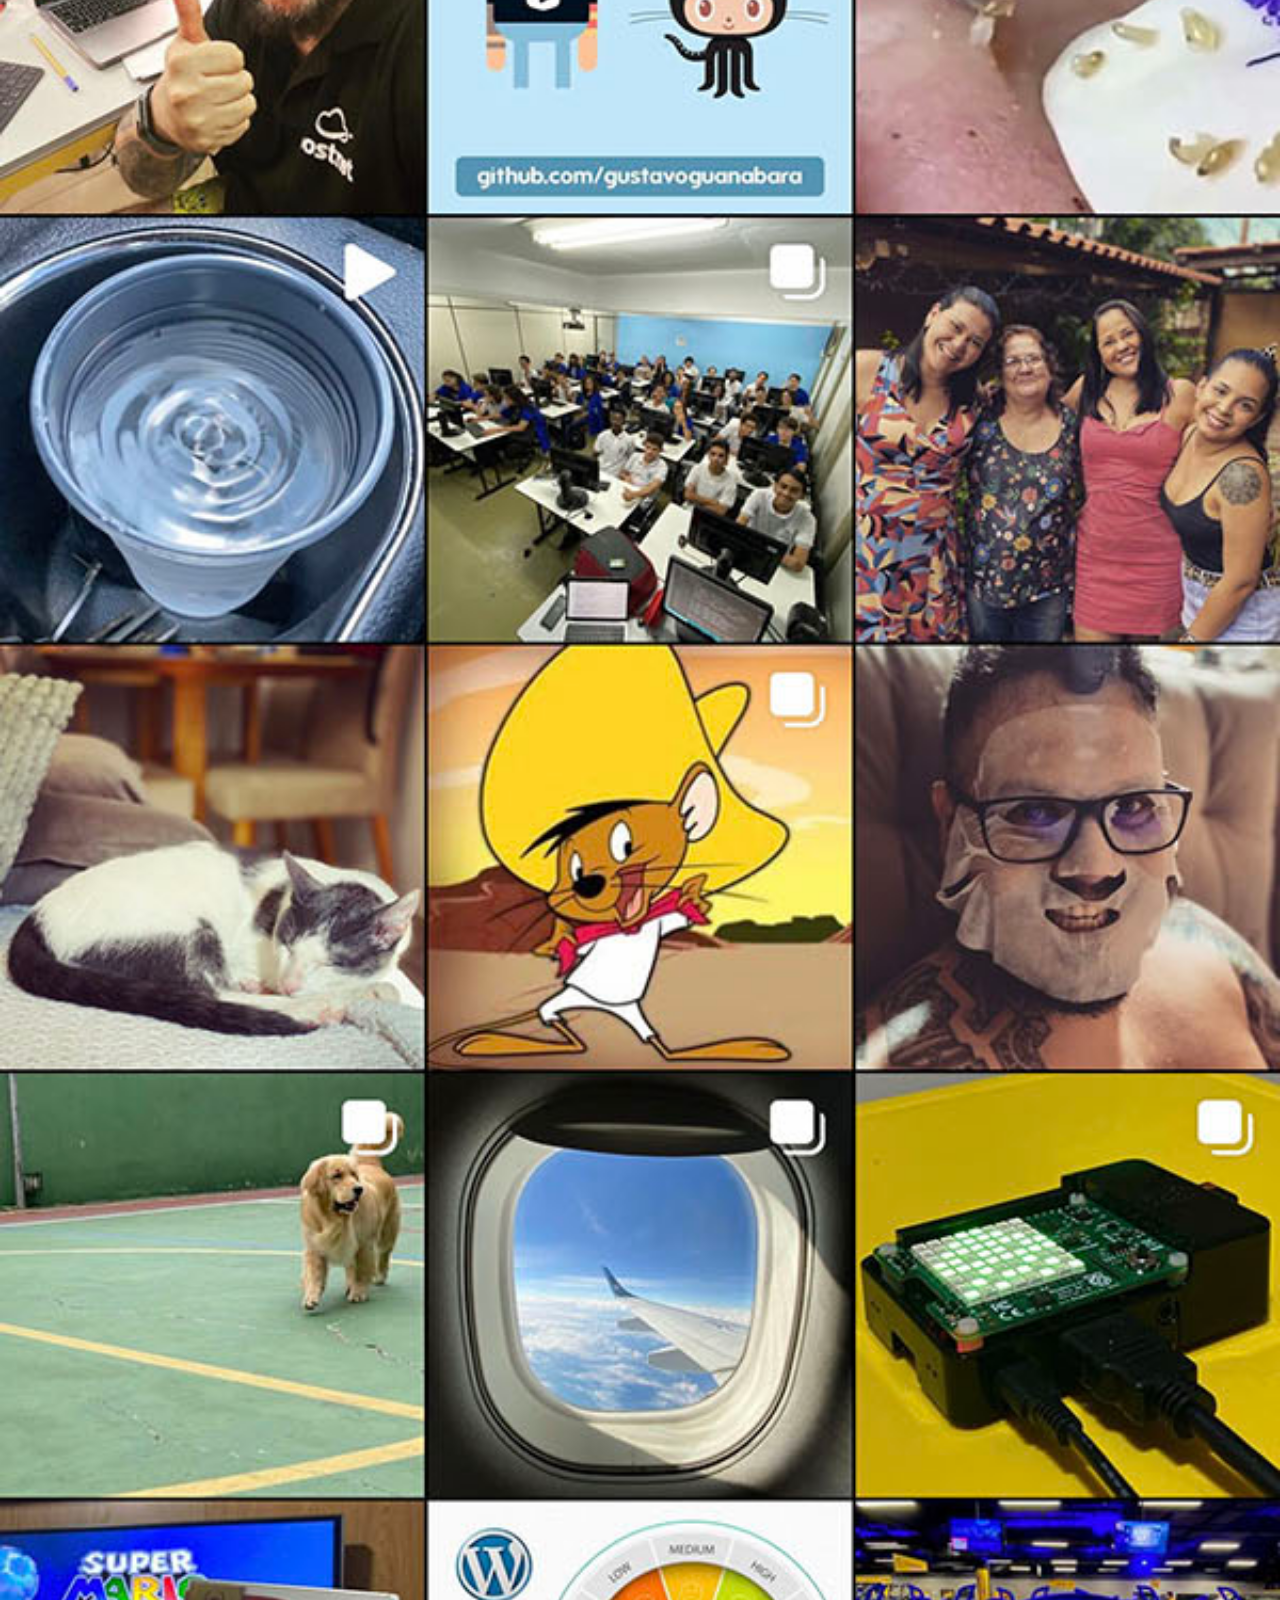
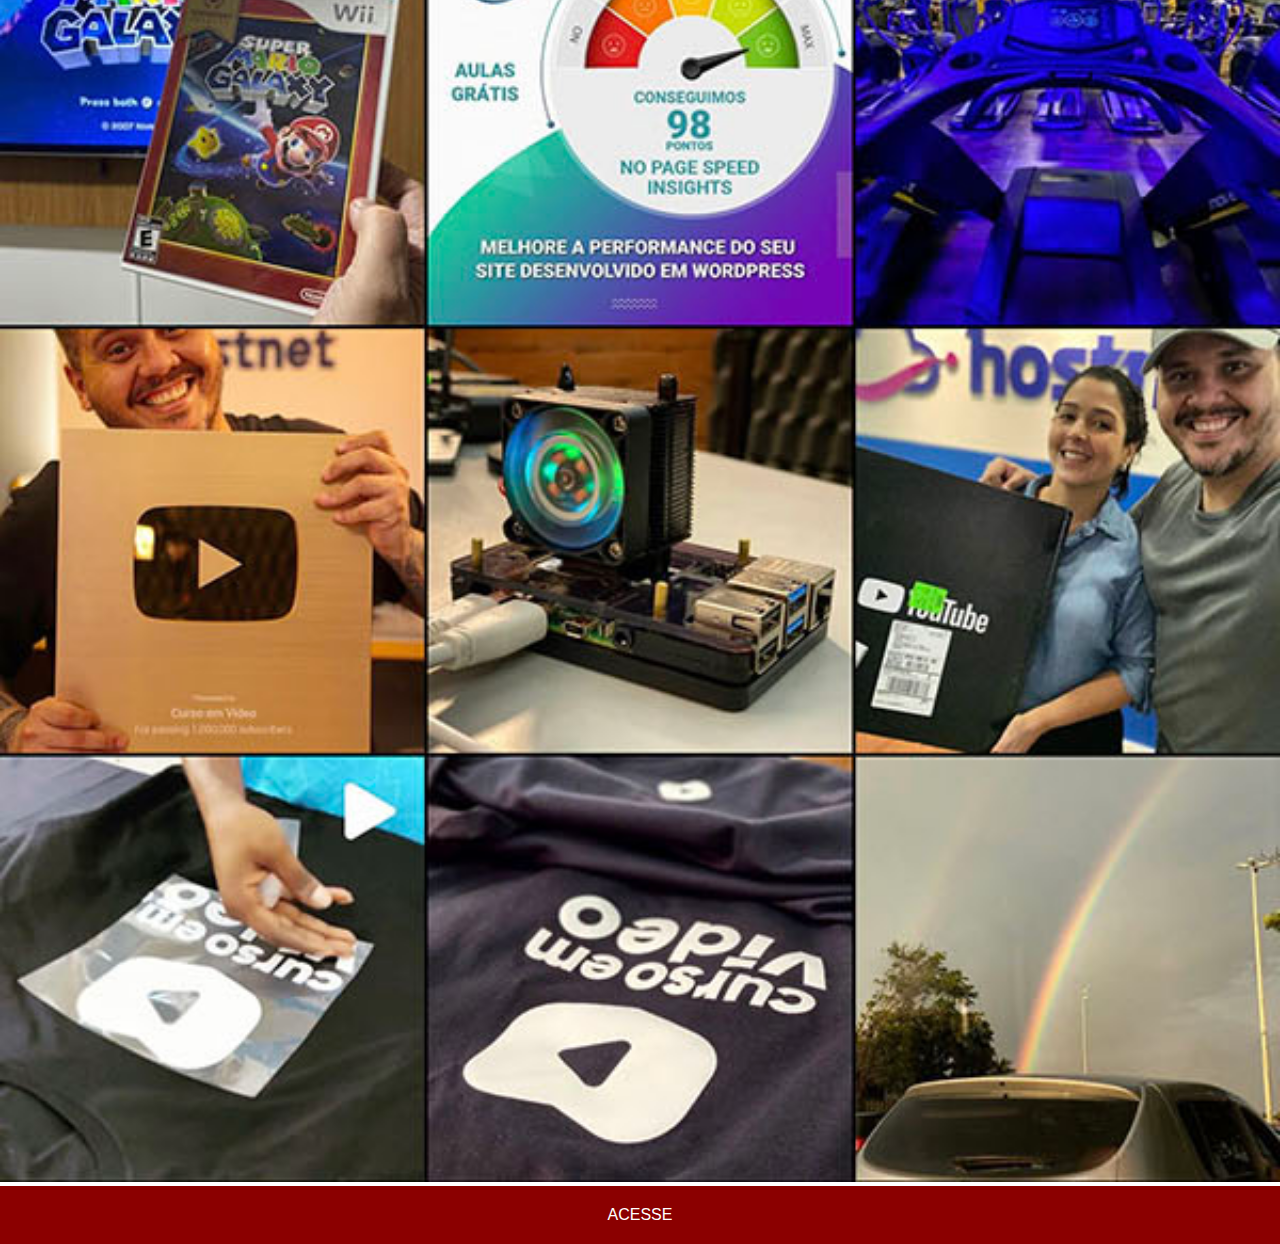
<file: instagram.html>
<!DOCTYPE html>
<html lang="pt-br">
<head>
    <meta charset="UTF-8">
    <meta name="viewport" content="width=device-width, initial-scale=1.0">
    <title>Instagram</title>
    <link rel="stylesheet" href="css/social.css">
</head>
<body>
    <img src="imagens/tela-instagram.jpg" alt="Instagram">
    <a href="https://www.instagram.com/gustavoguanabara/" target="_blank">ACESSE</a>
</body>
</html>
</file>
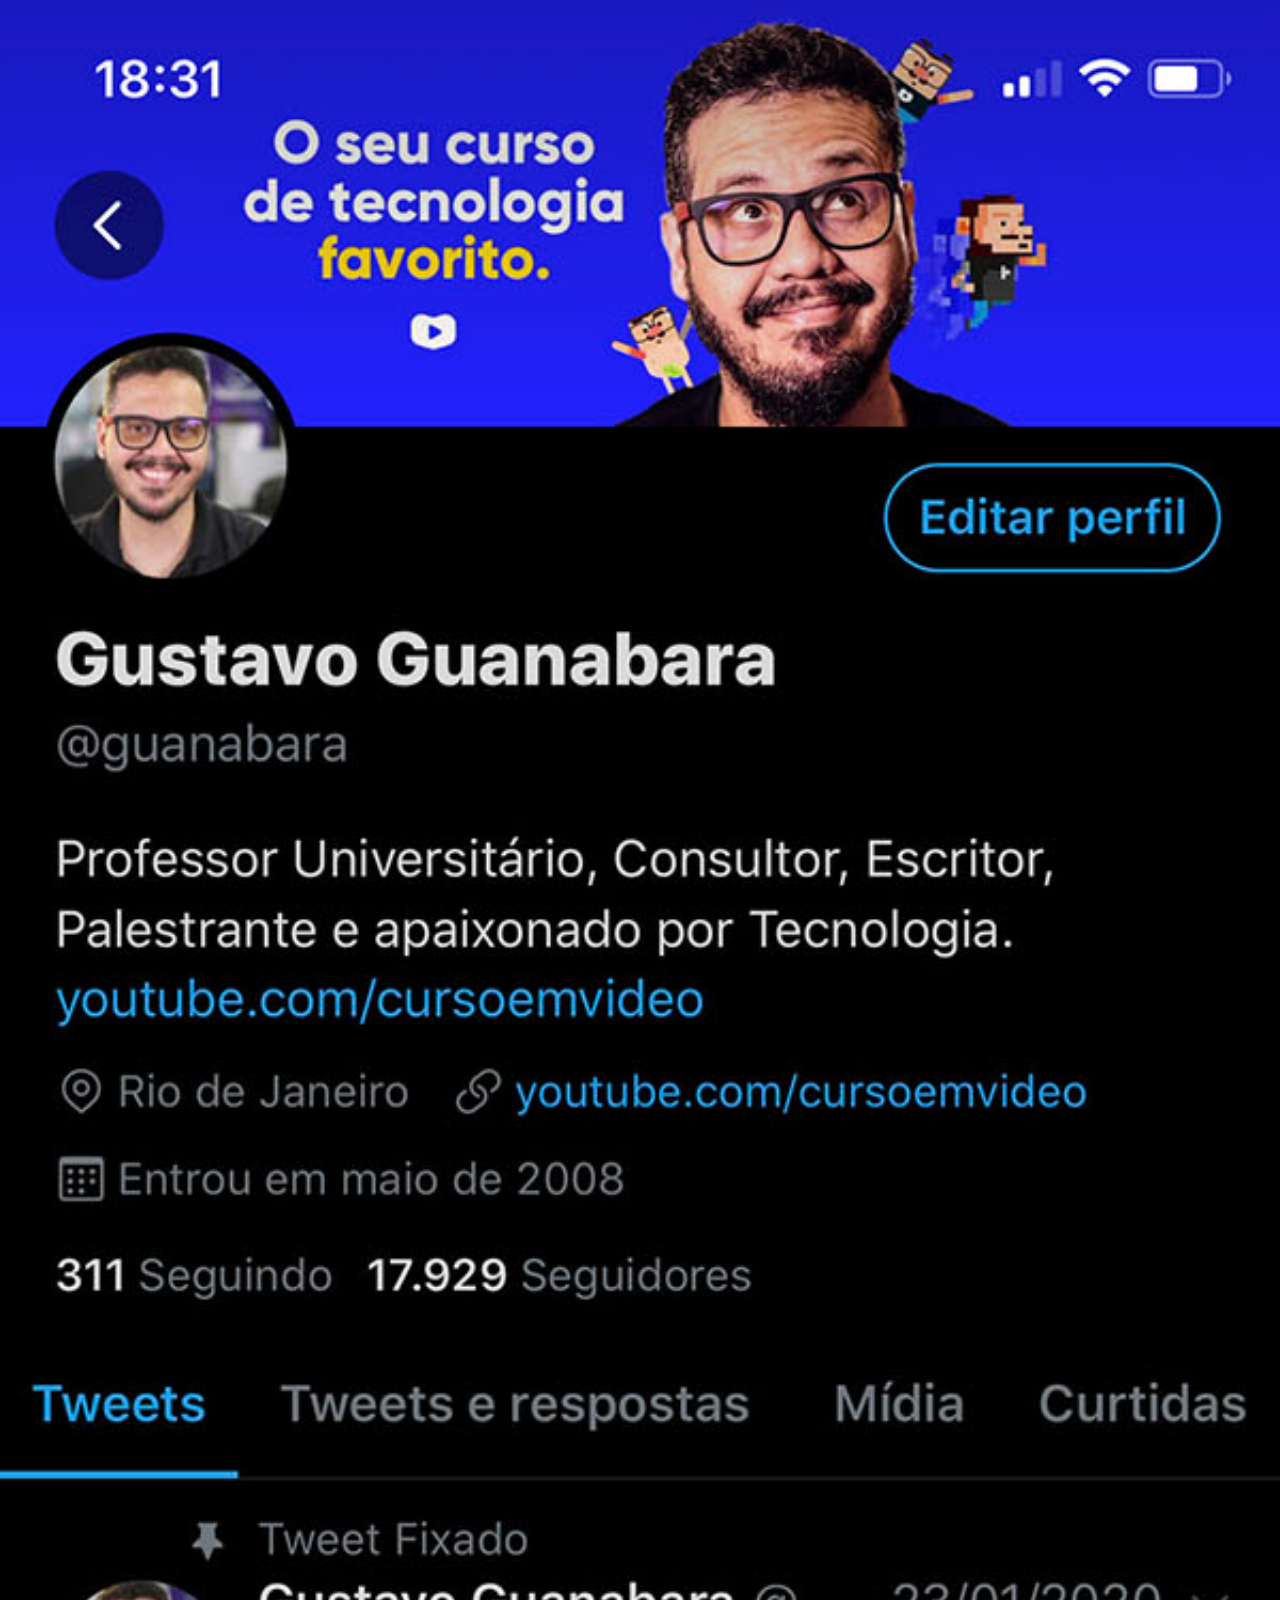
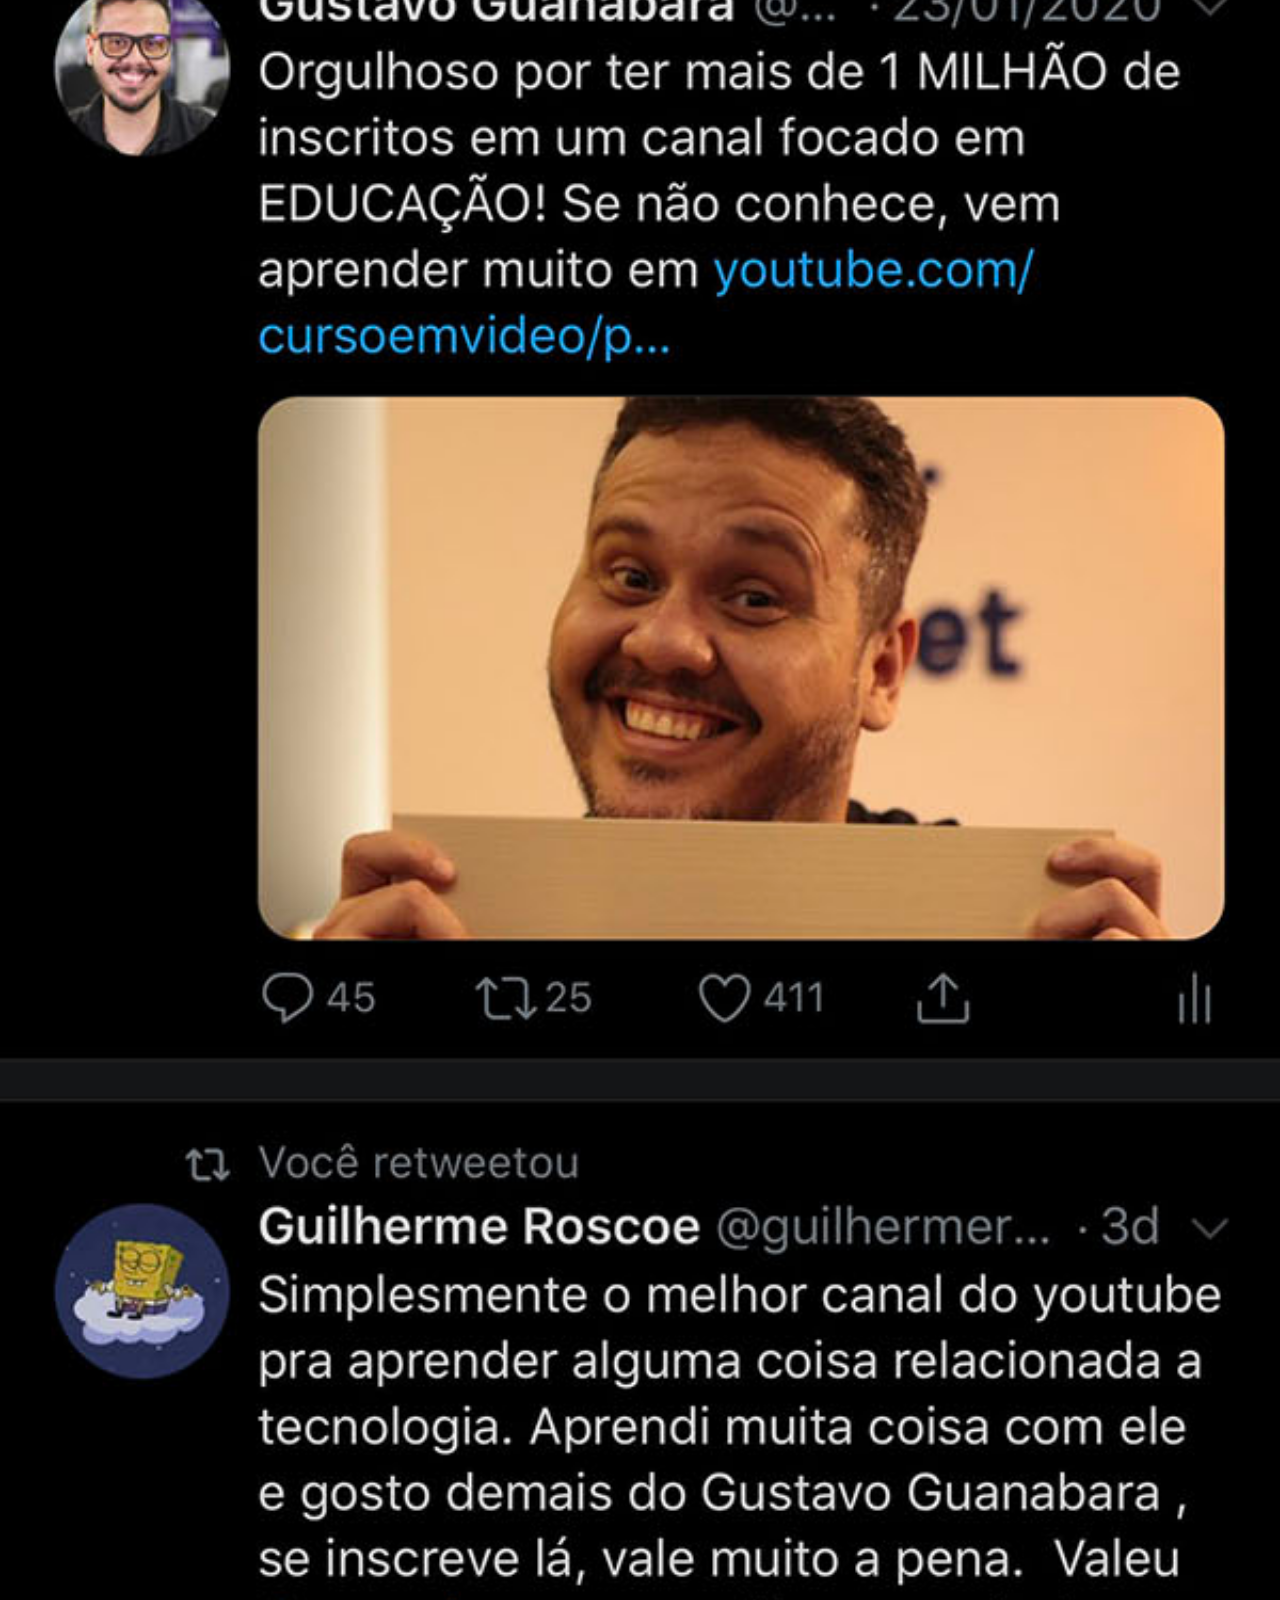
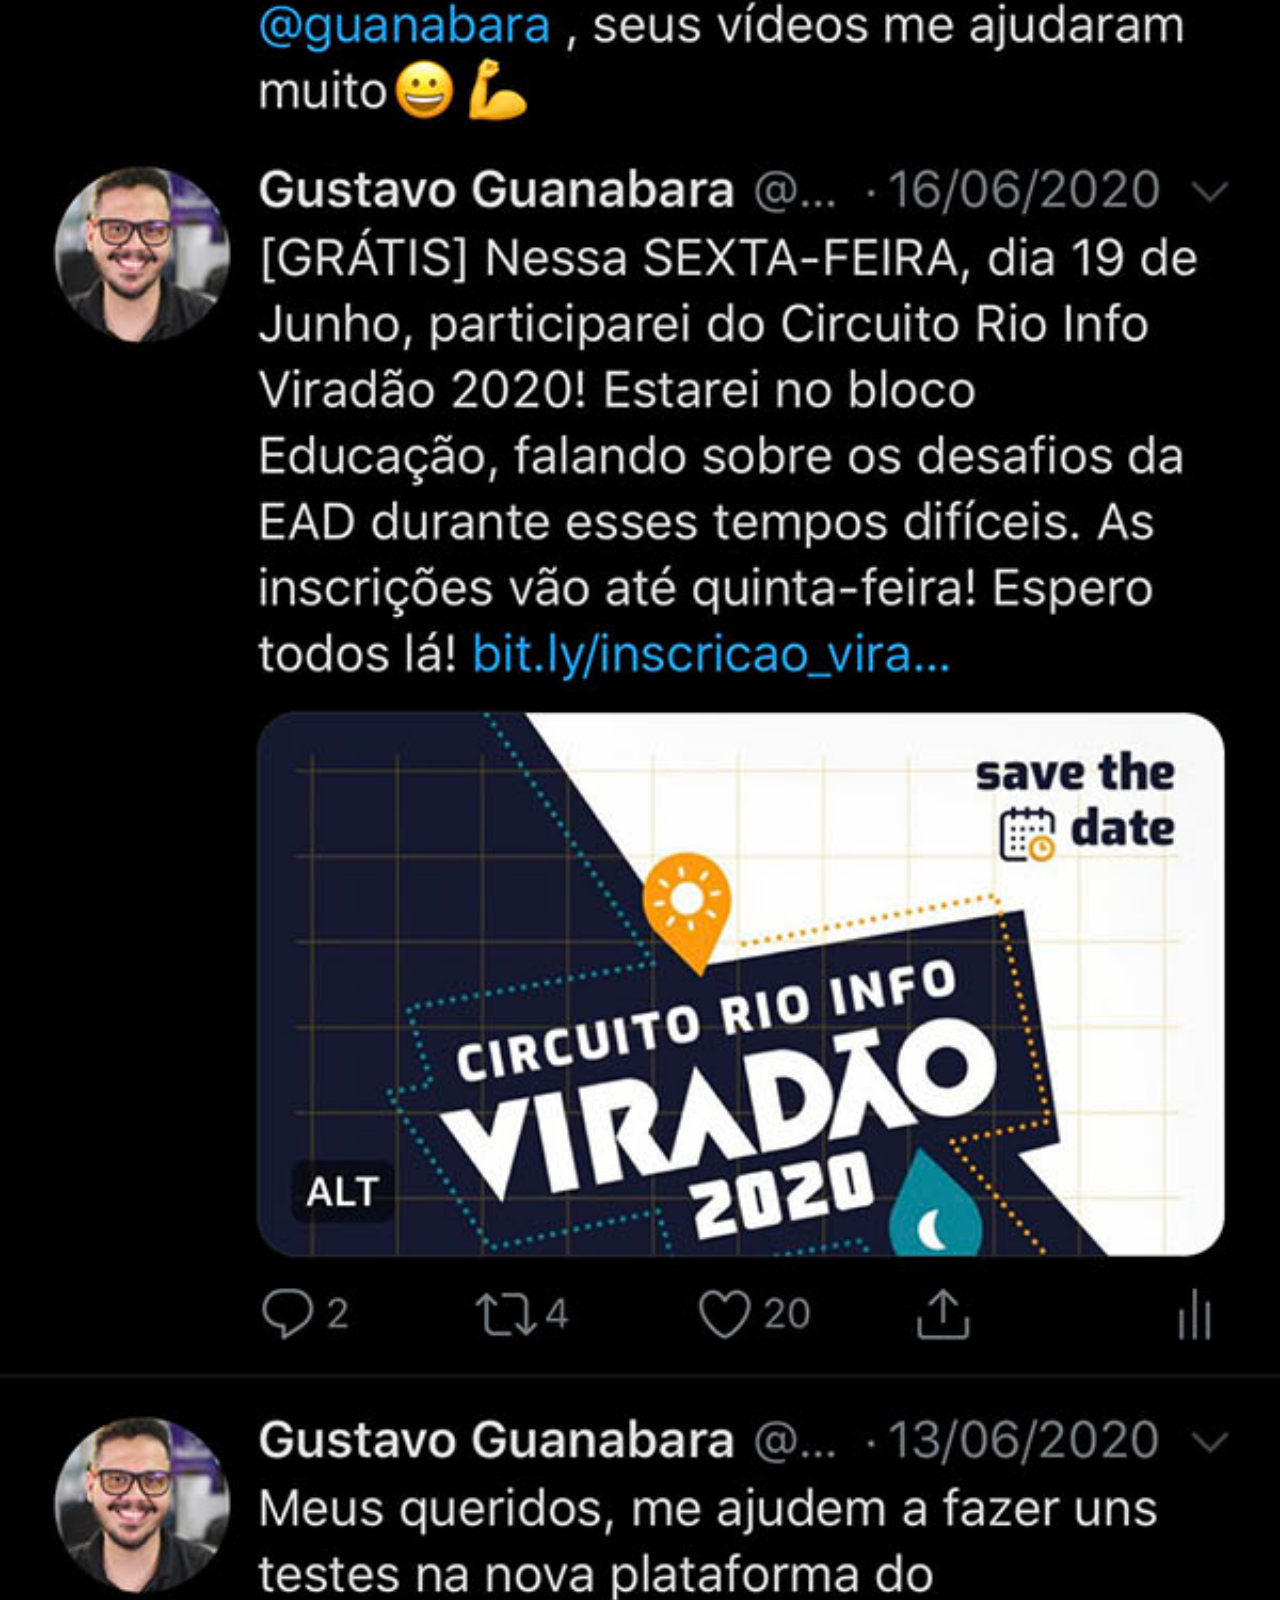
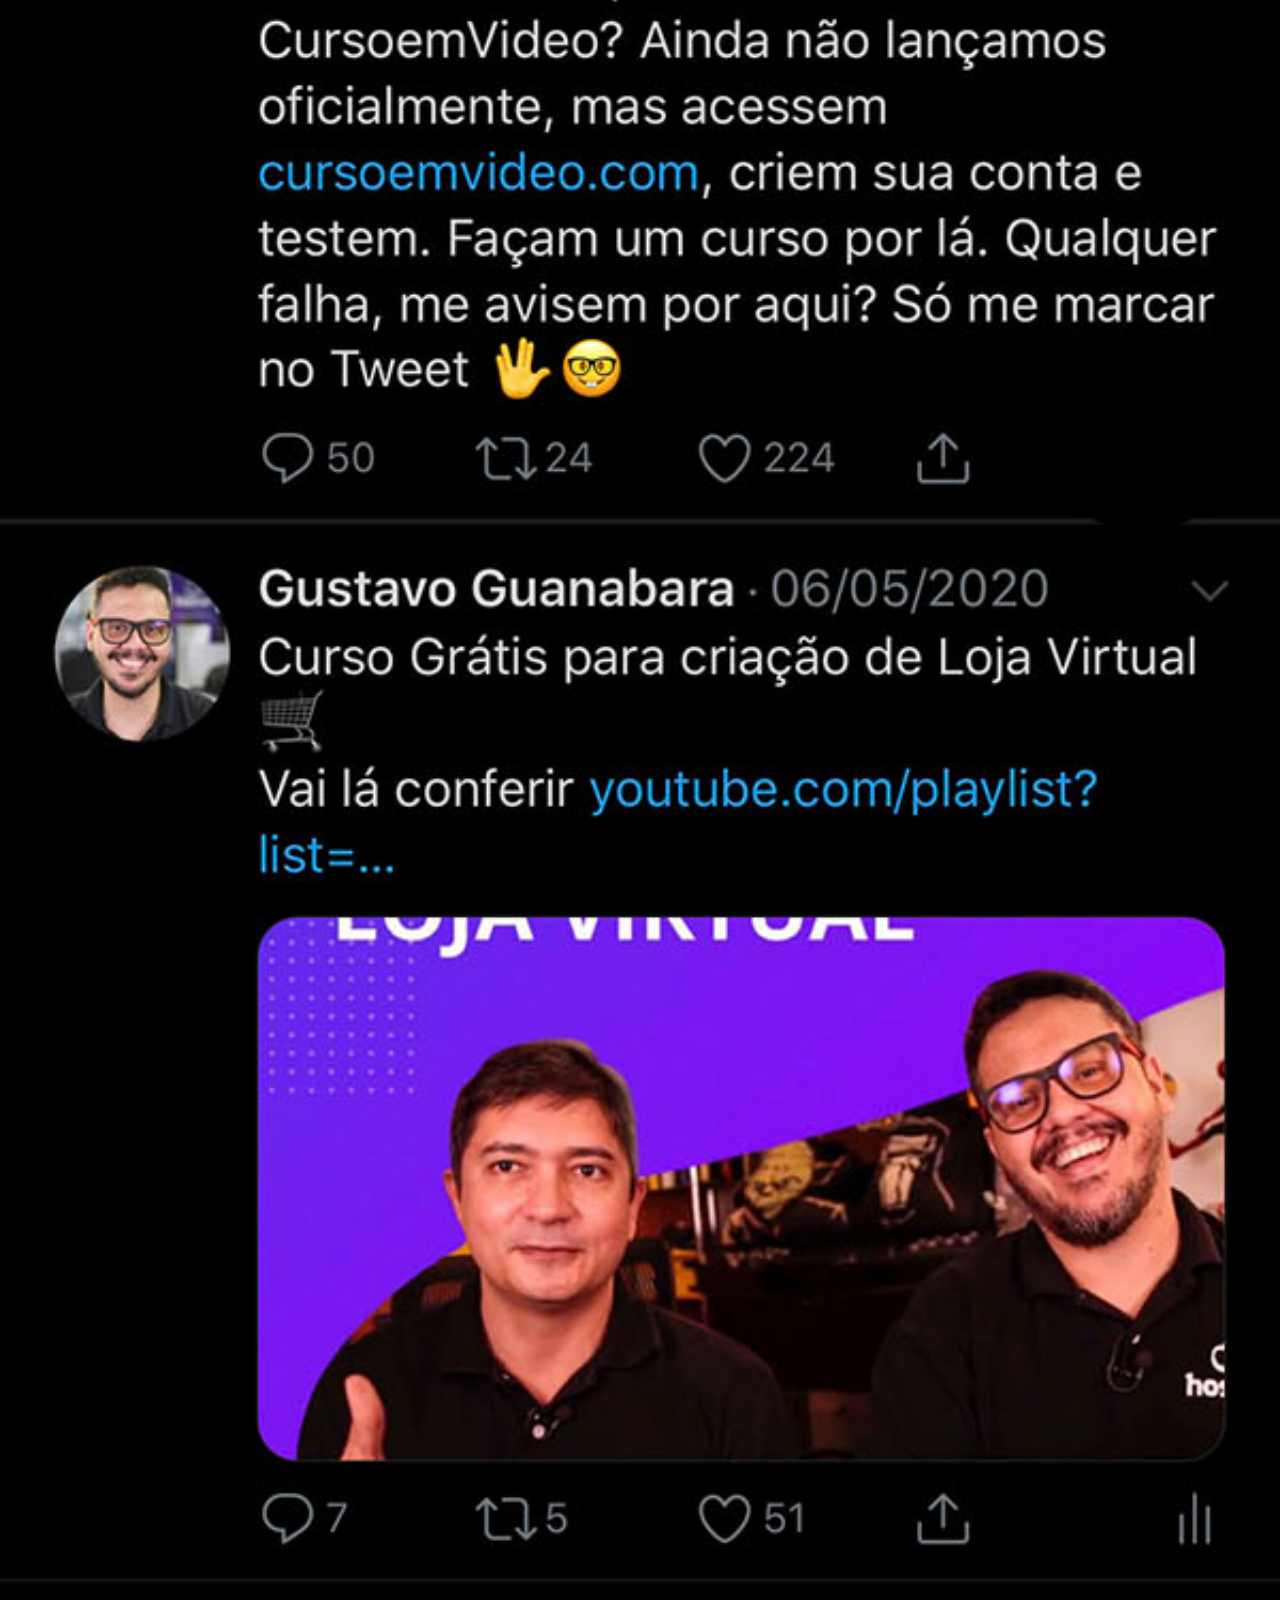
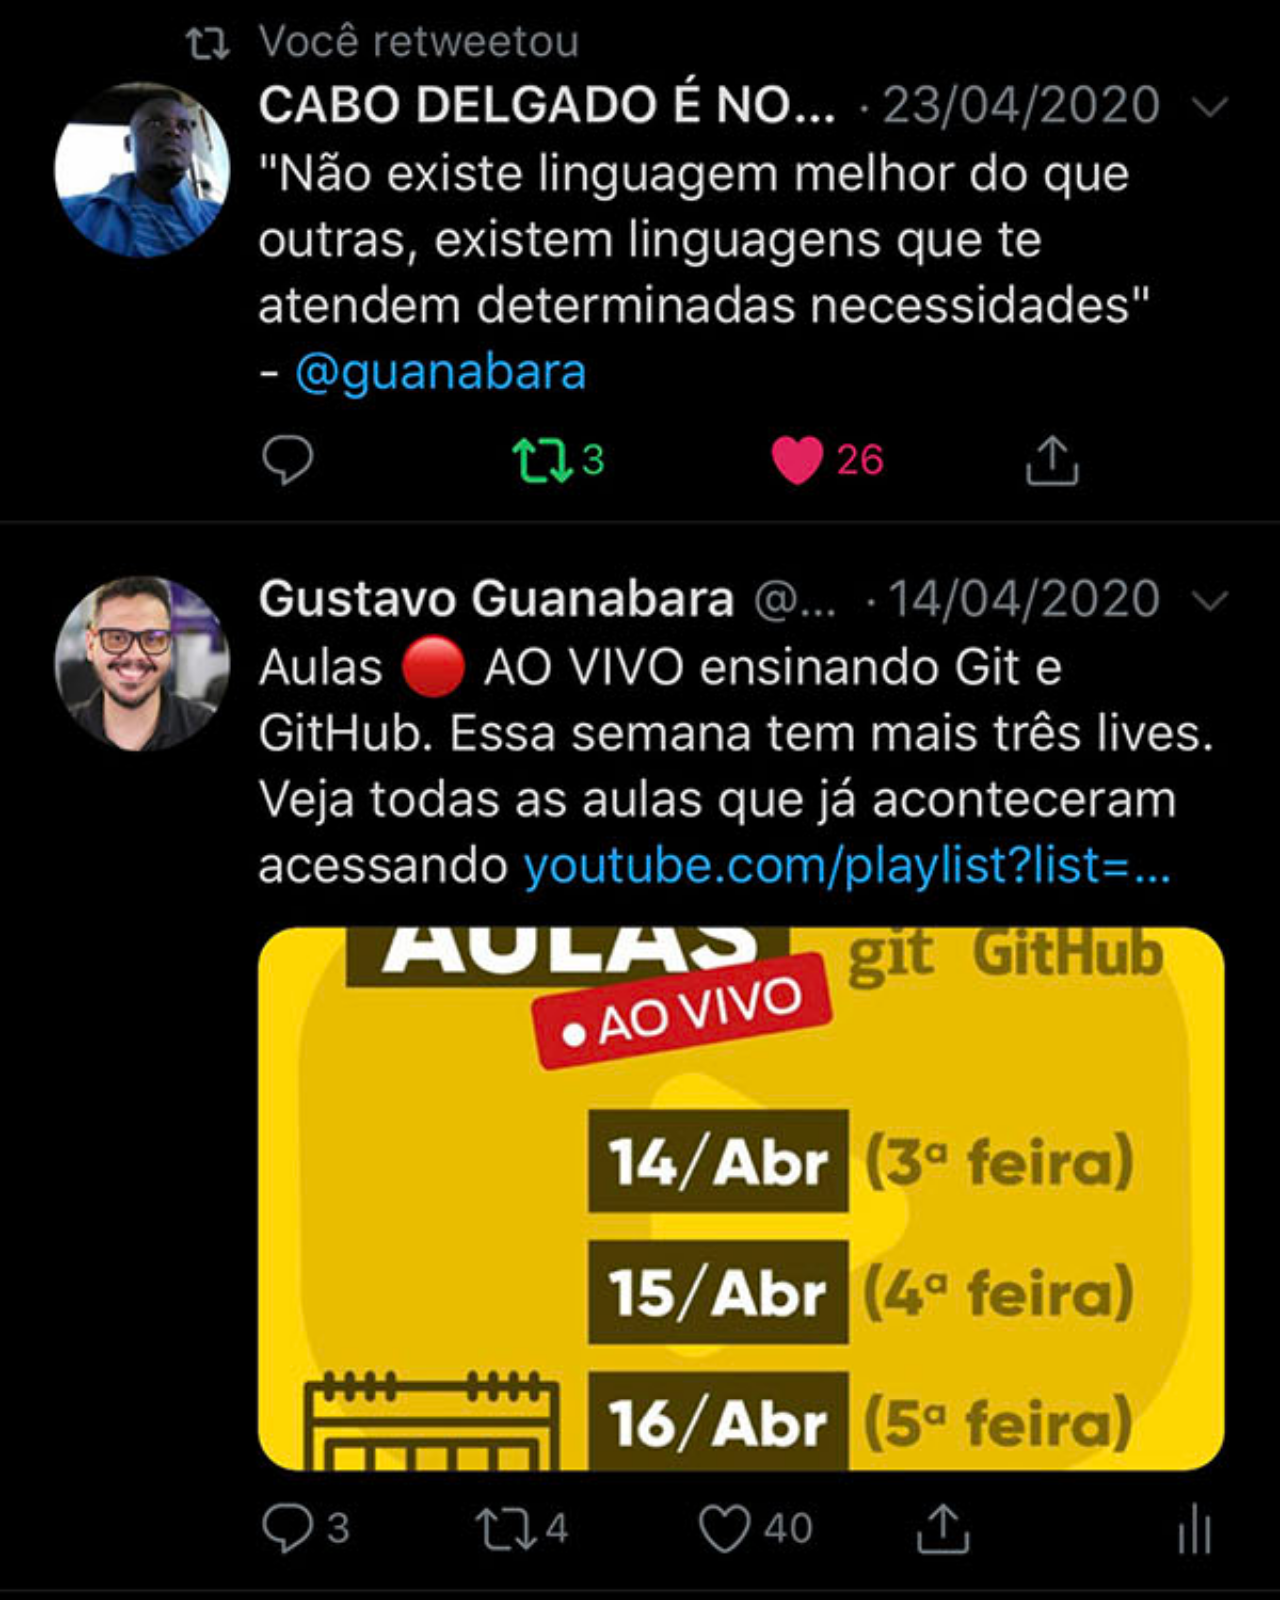
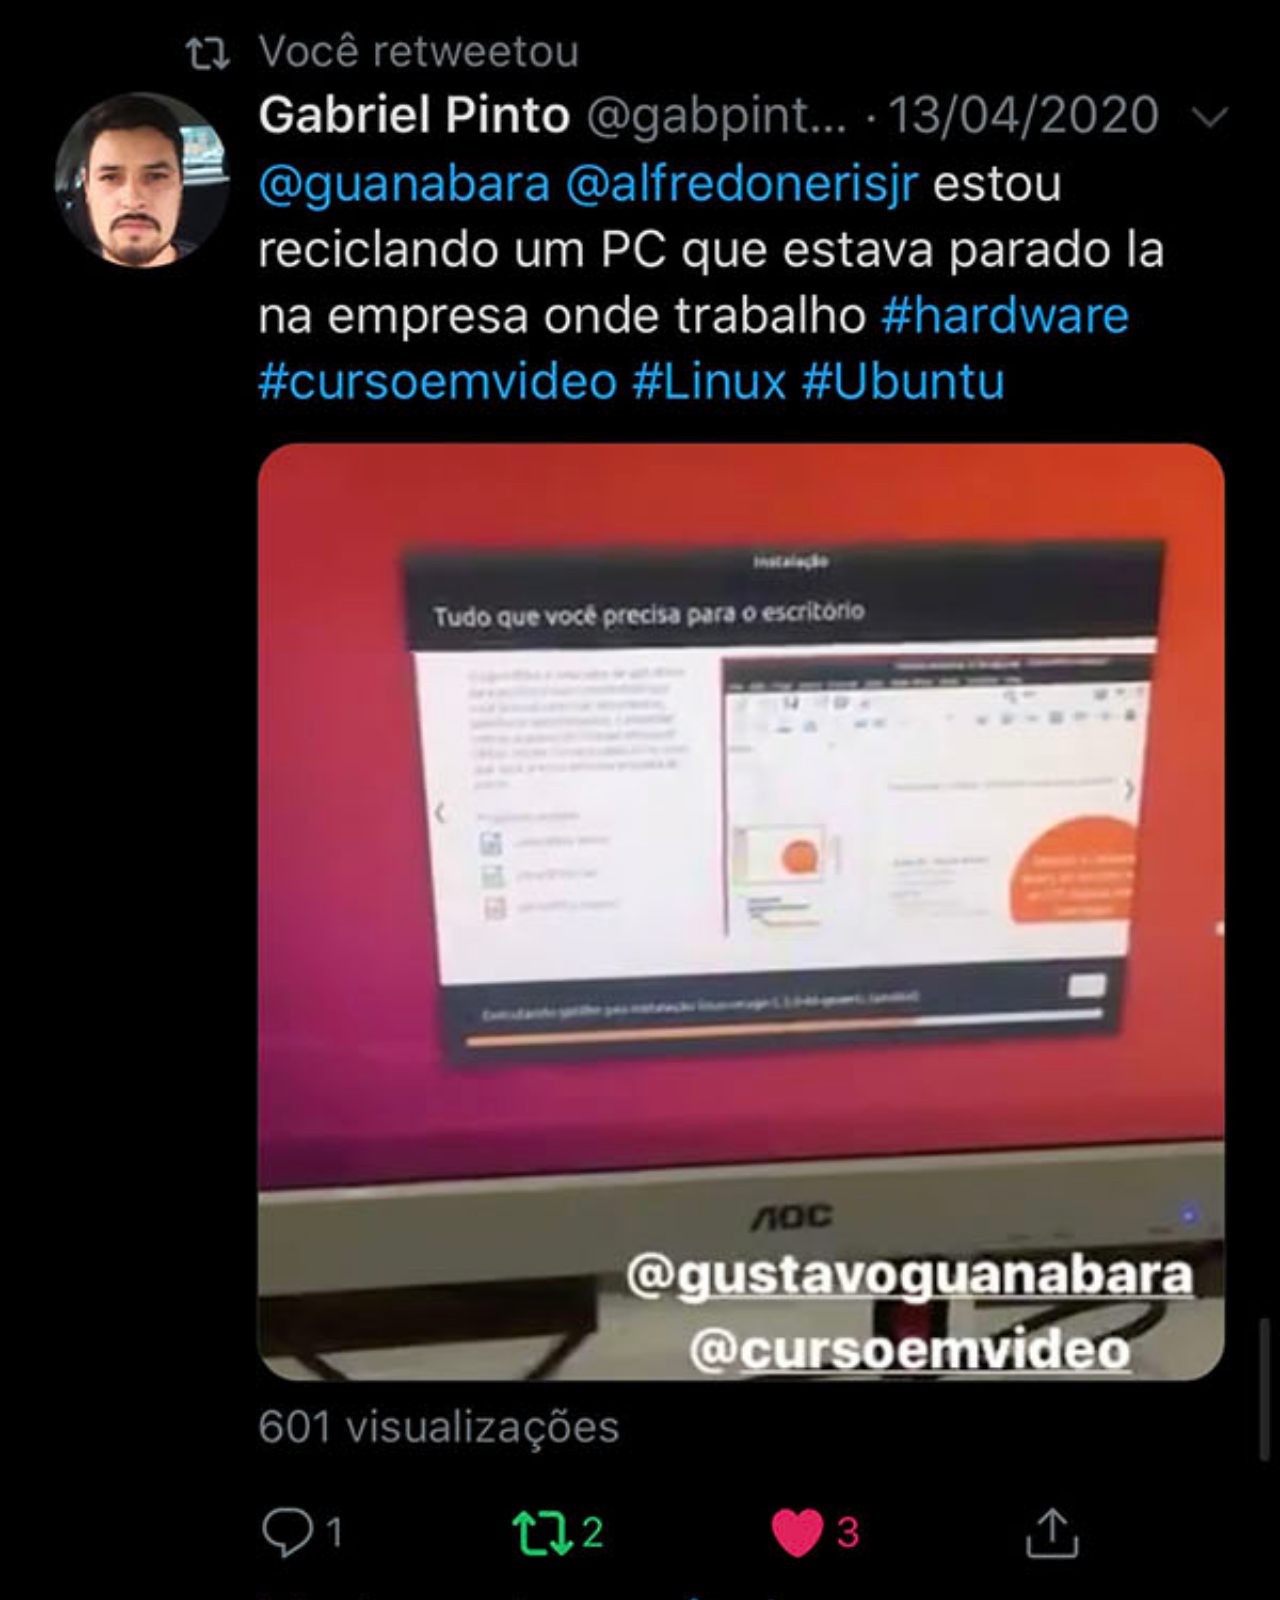
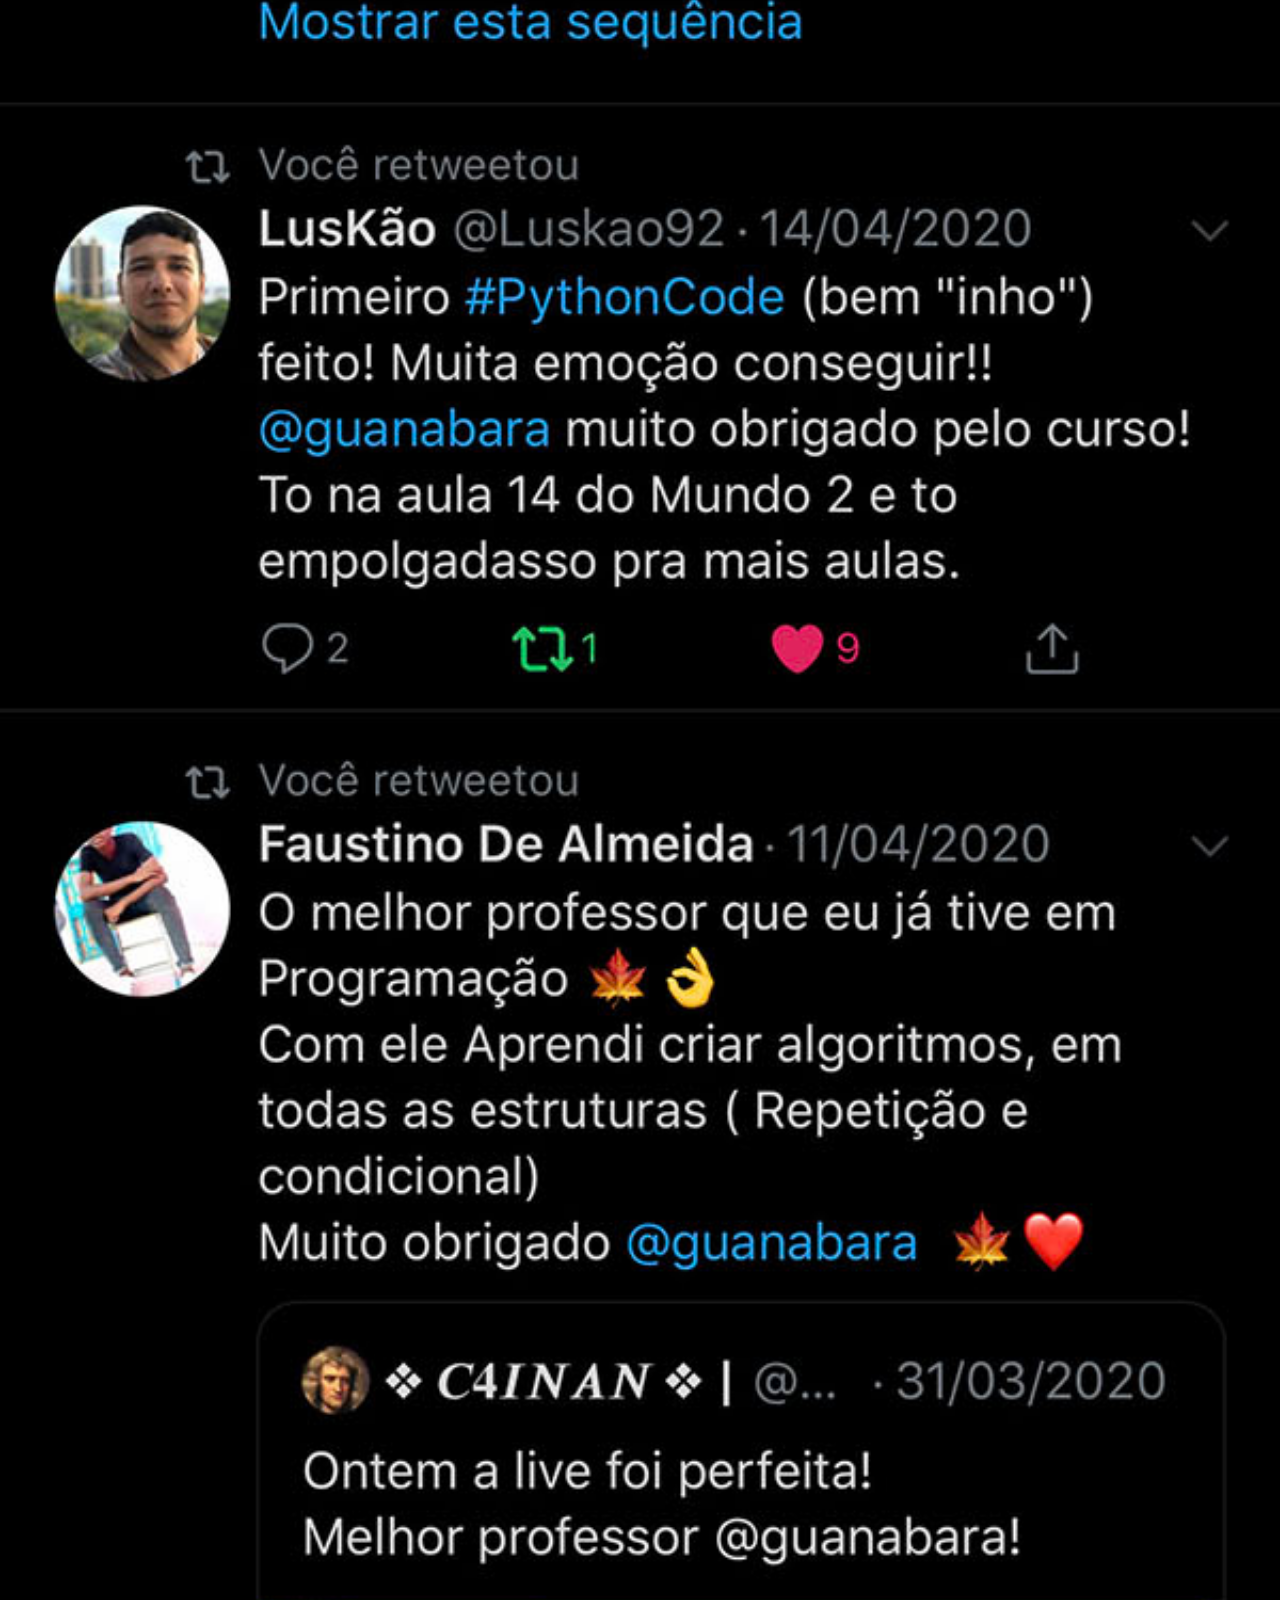
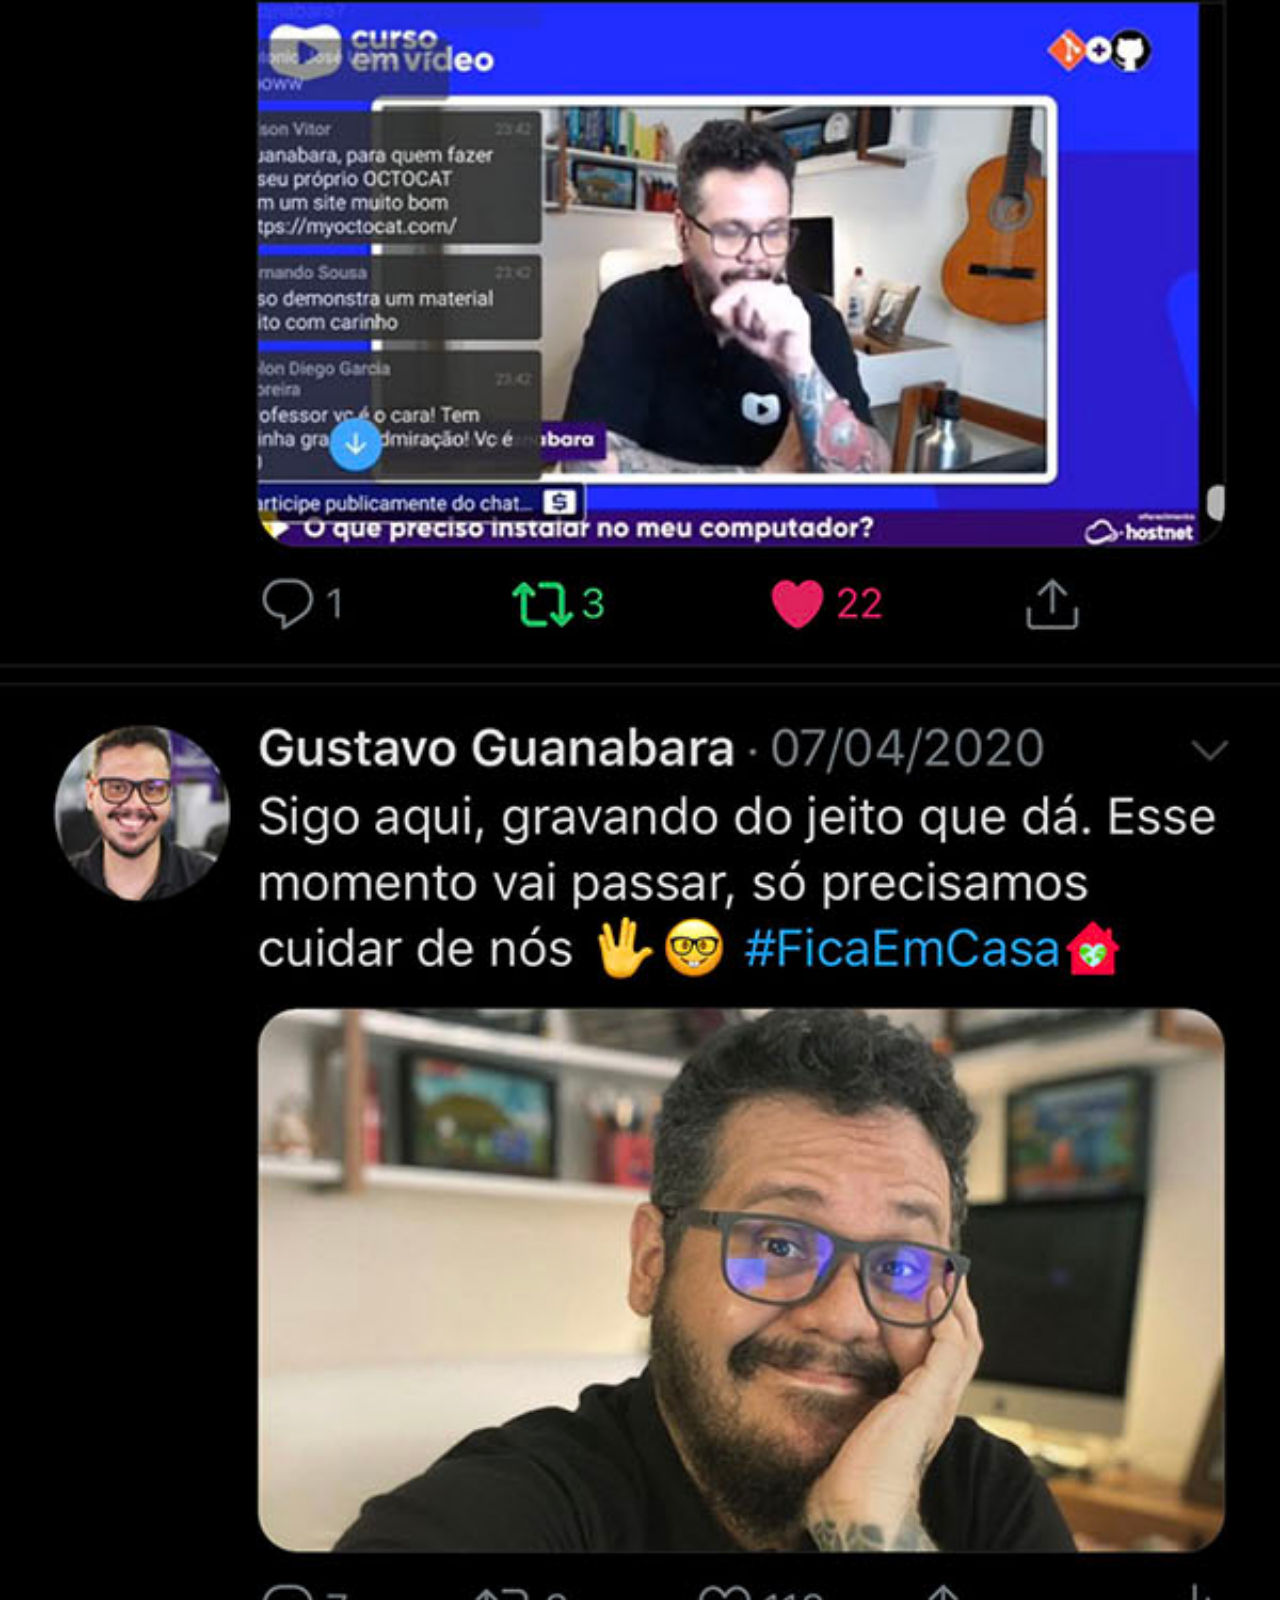
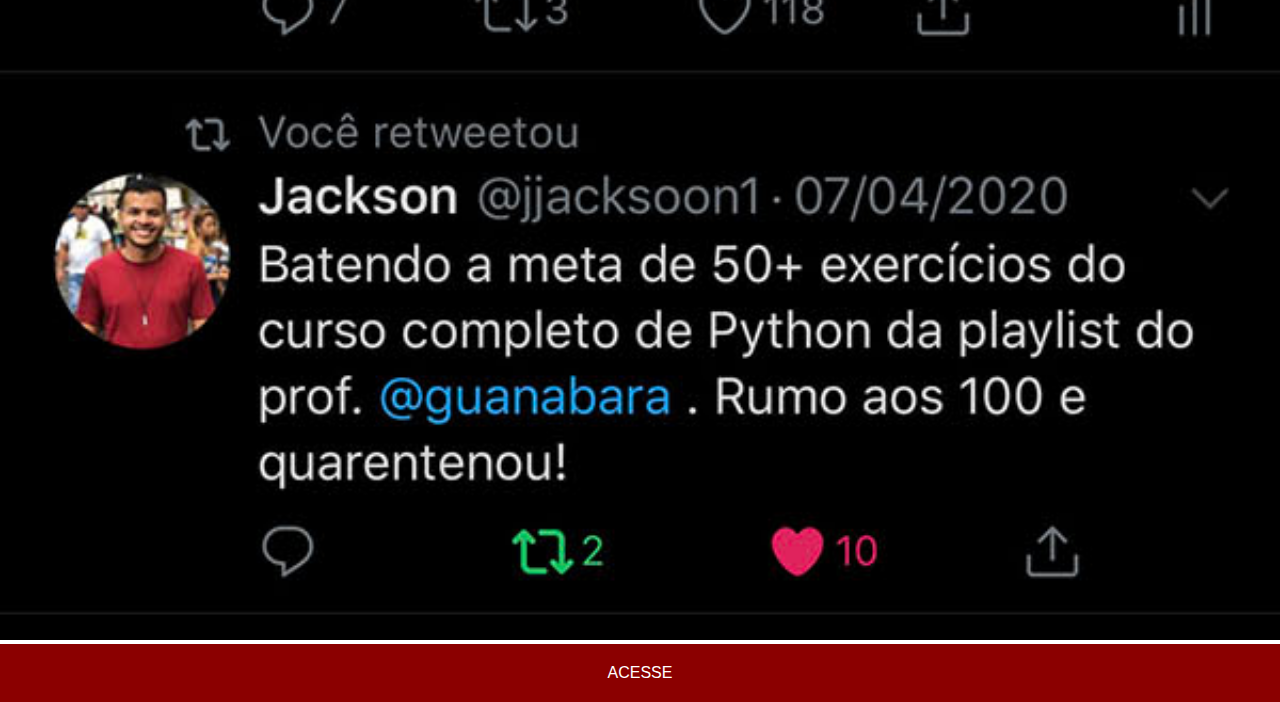
<file: twitter.html>
<!DOCTYPE html>
<html lang="pt-br">
<head>
    <meta charset="UTF-8">
    <meta name="viewport" content="width=device-width, initial-scale=1.0">
    <title>Twitter</title>
    <link rel="stylesheet" href="css/social.css">
</head>
<body>
    <img src="imagens/tela-twitter.jpg" alt="Twitter">
    <a href="https://x.com/guanabara" target="_blank">ACESSE</a>
</body>
</html>
</file>
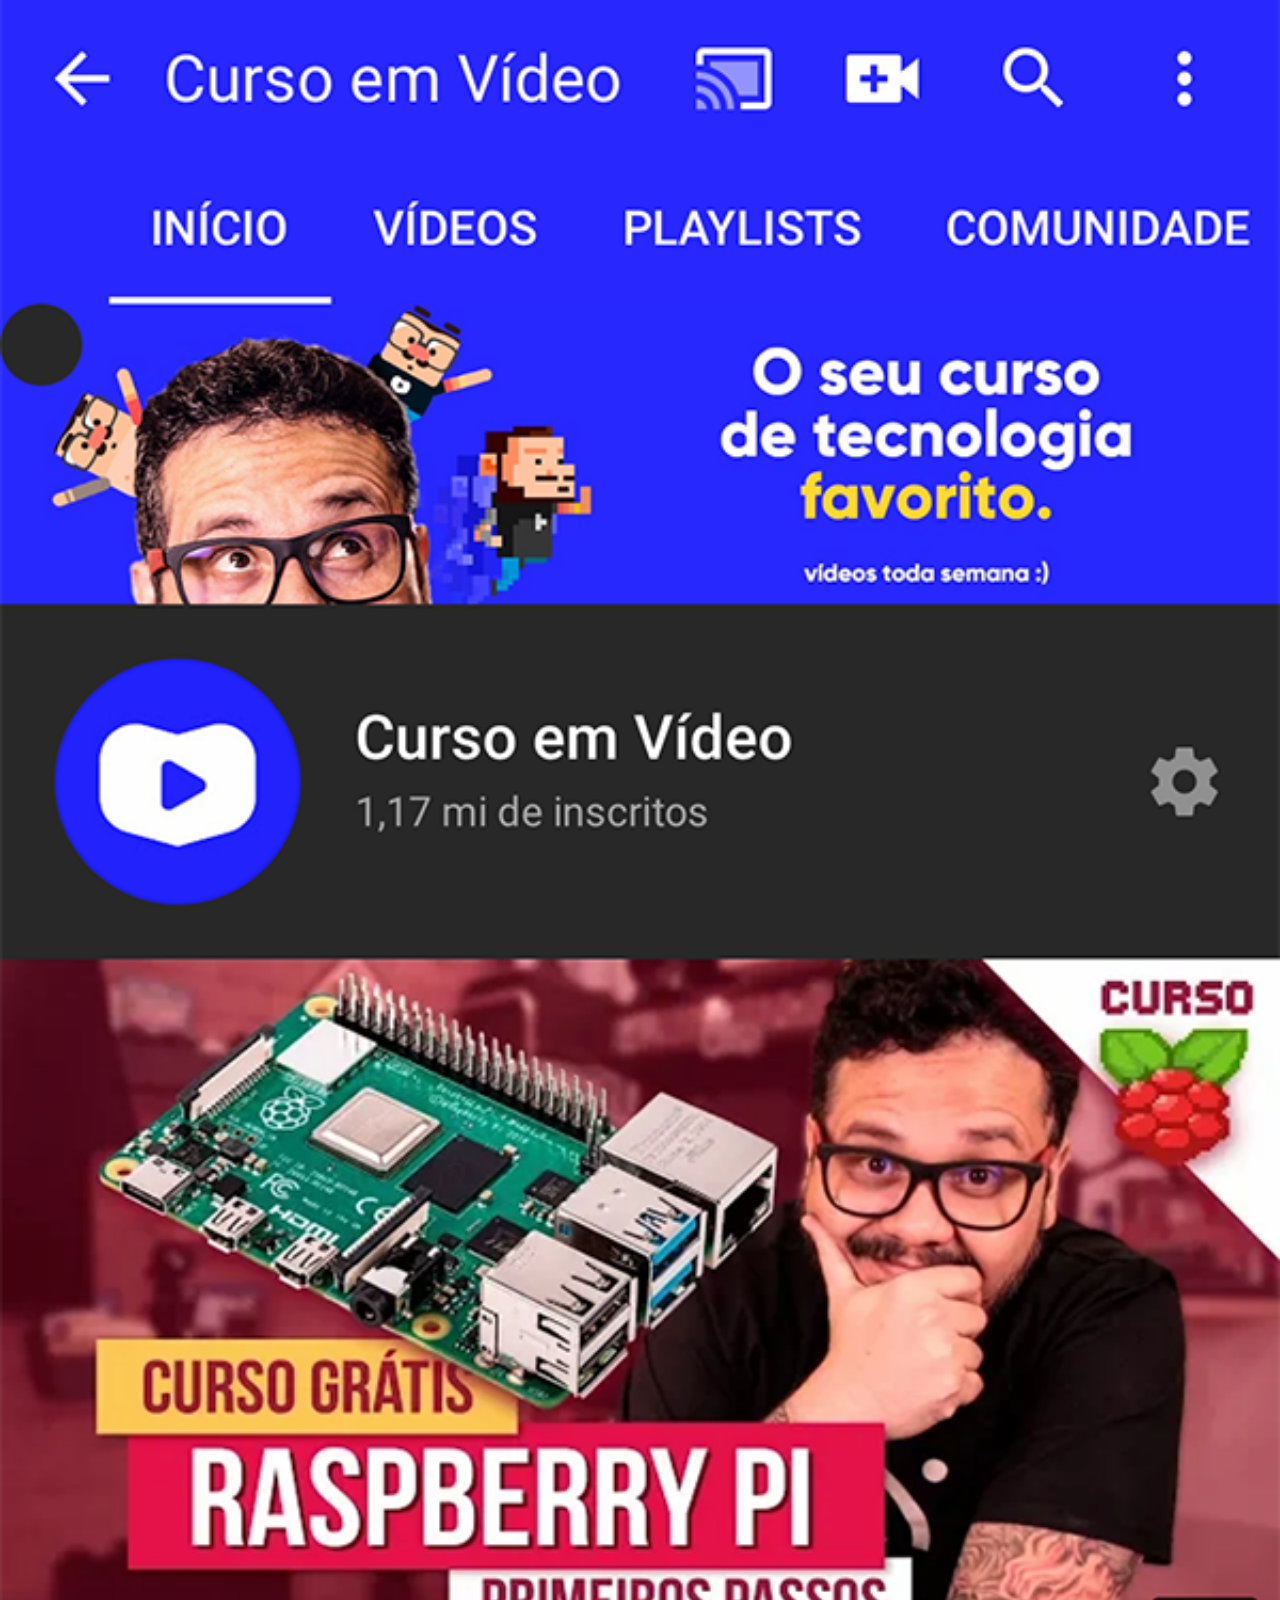
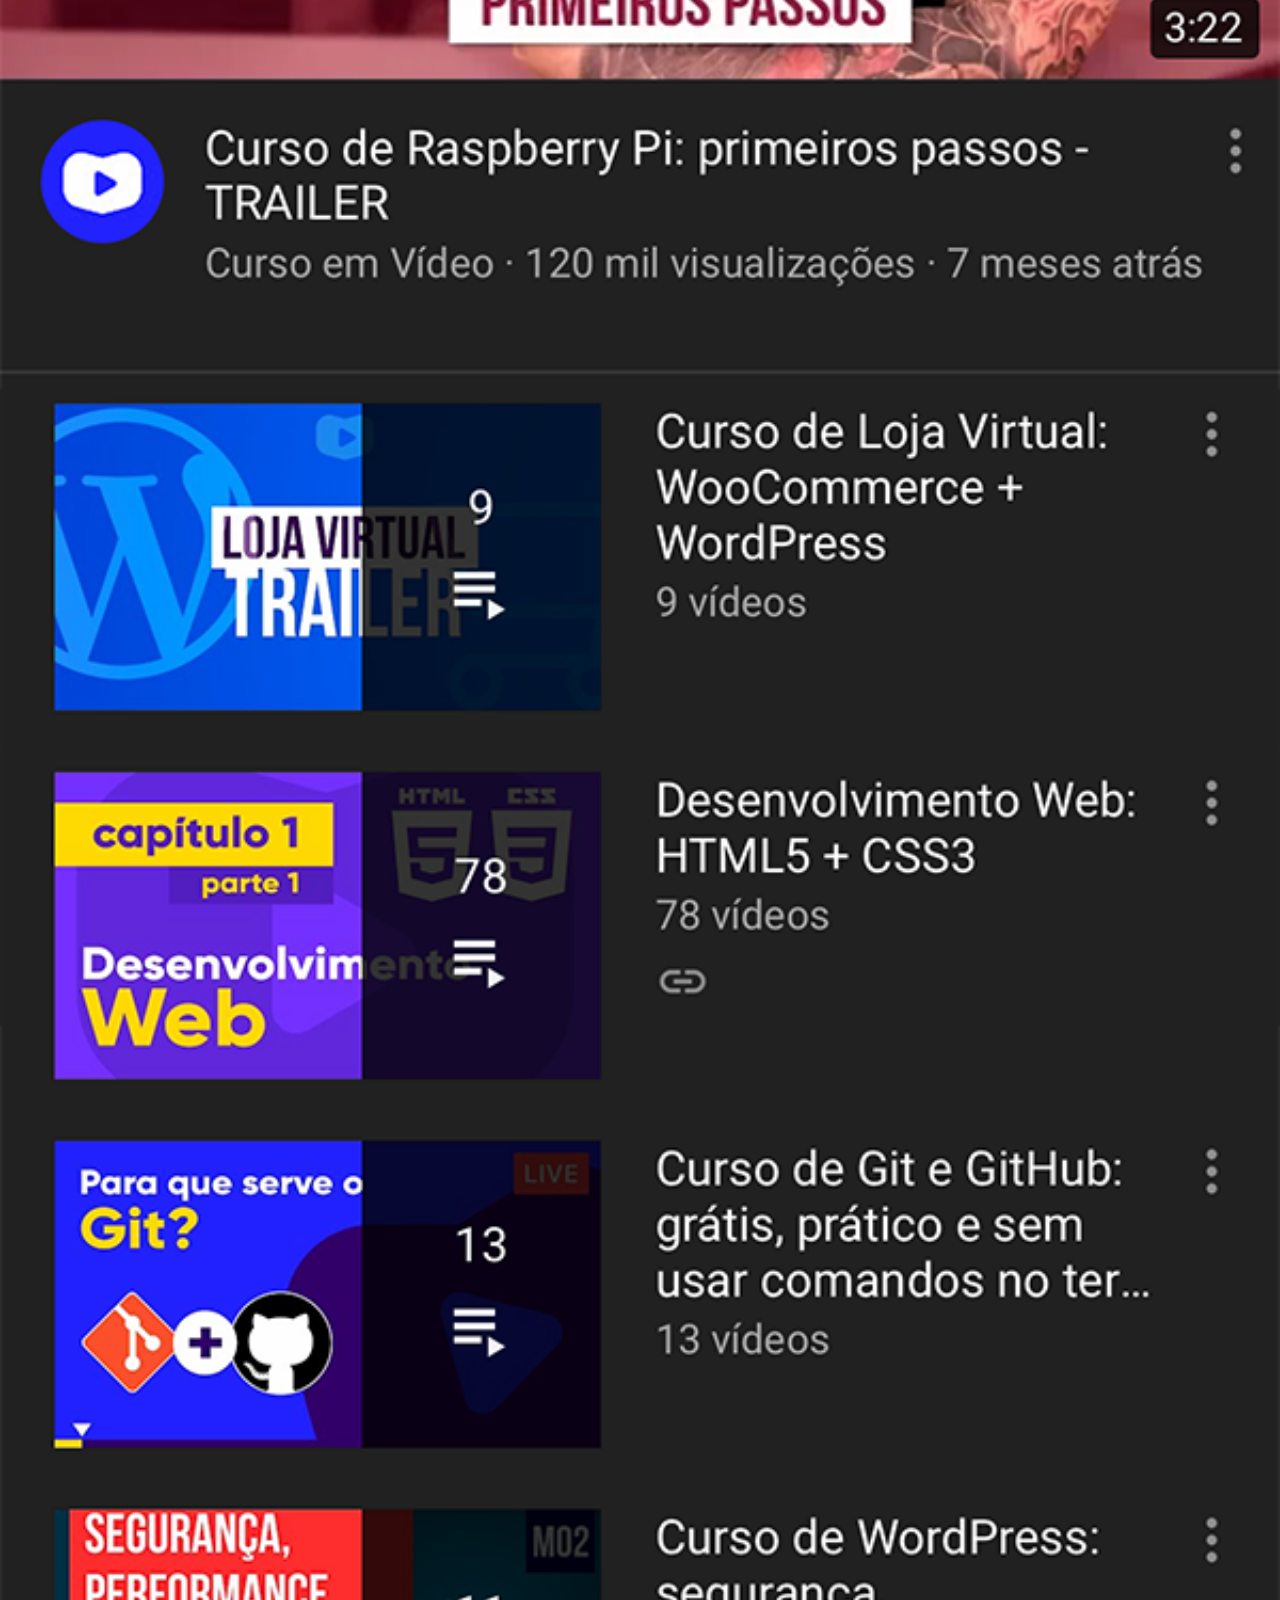
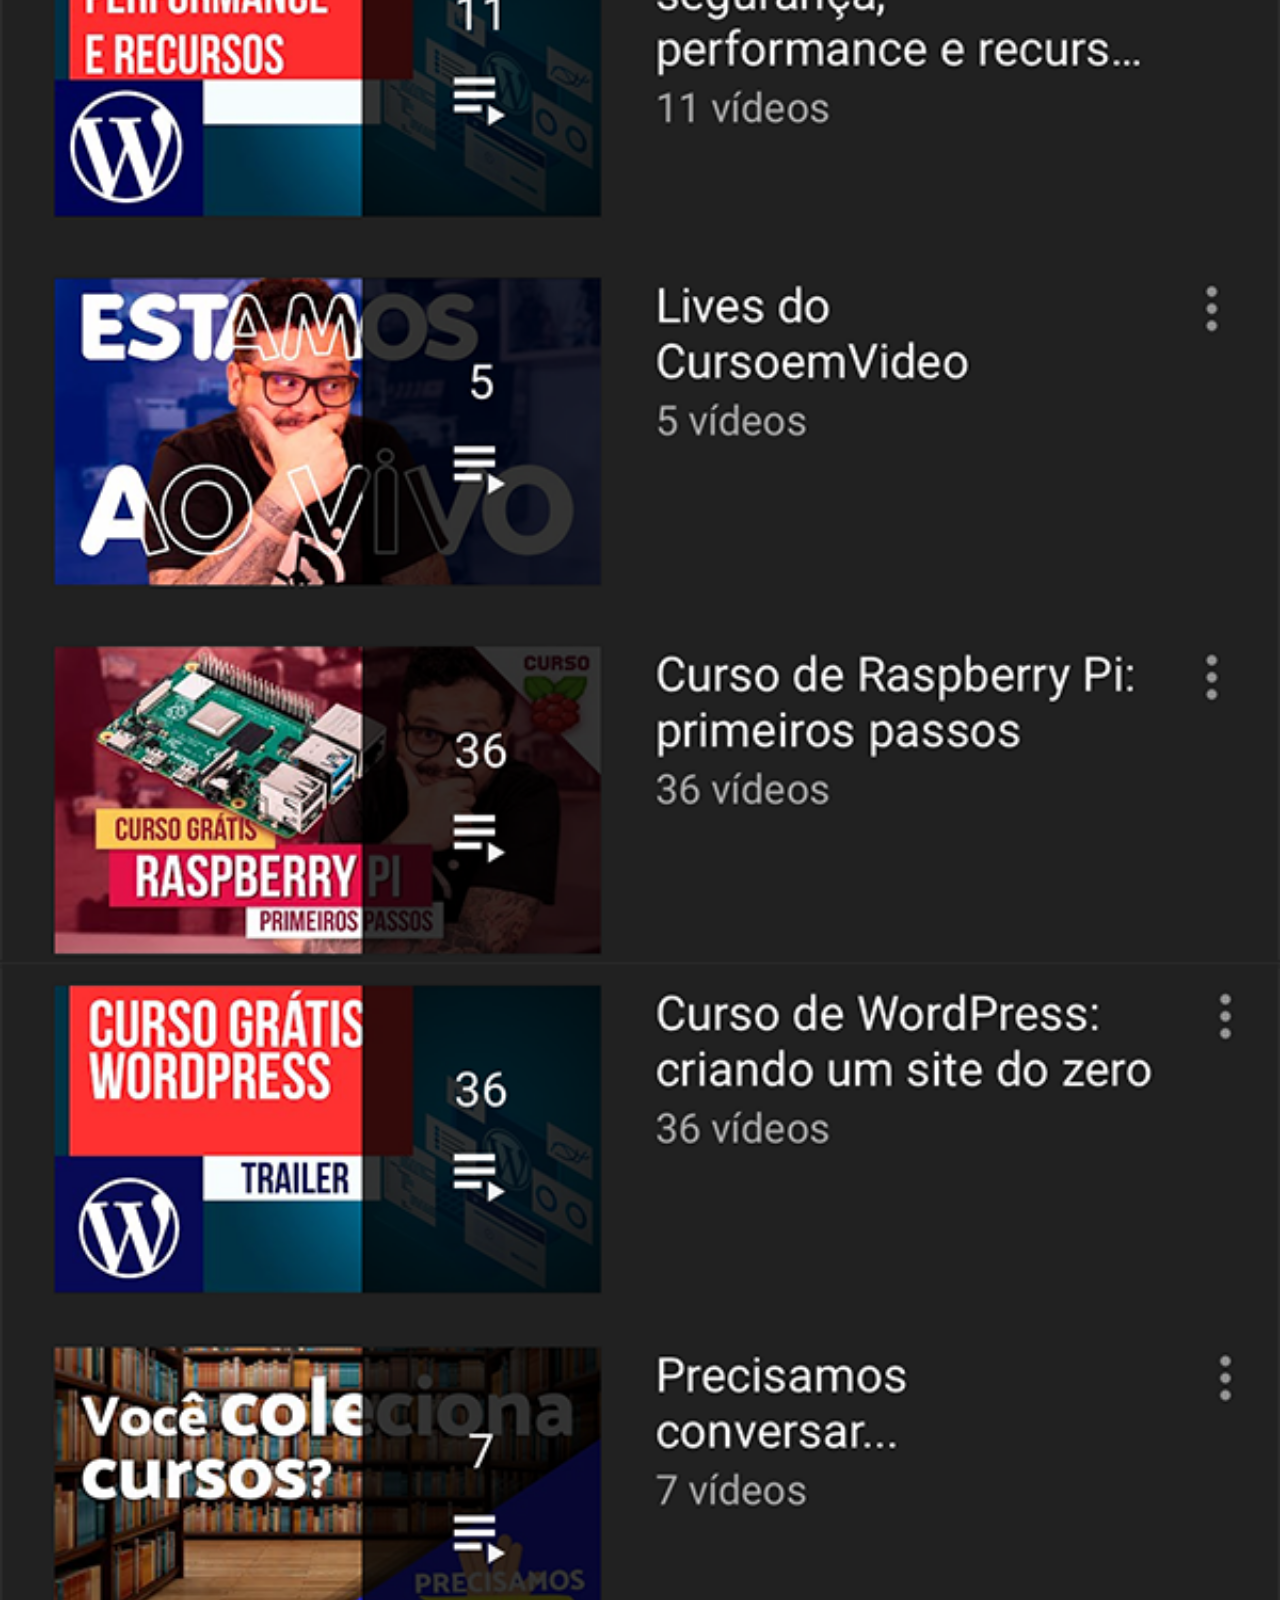
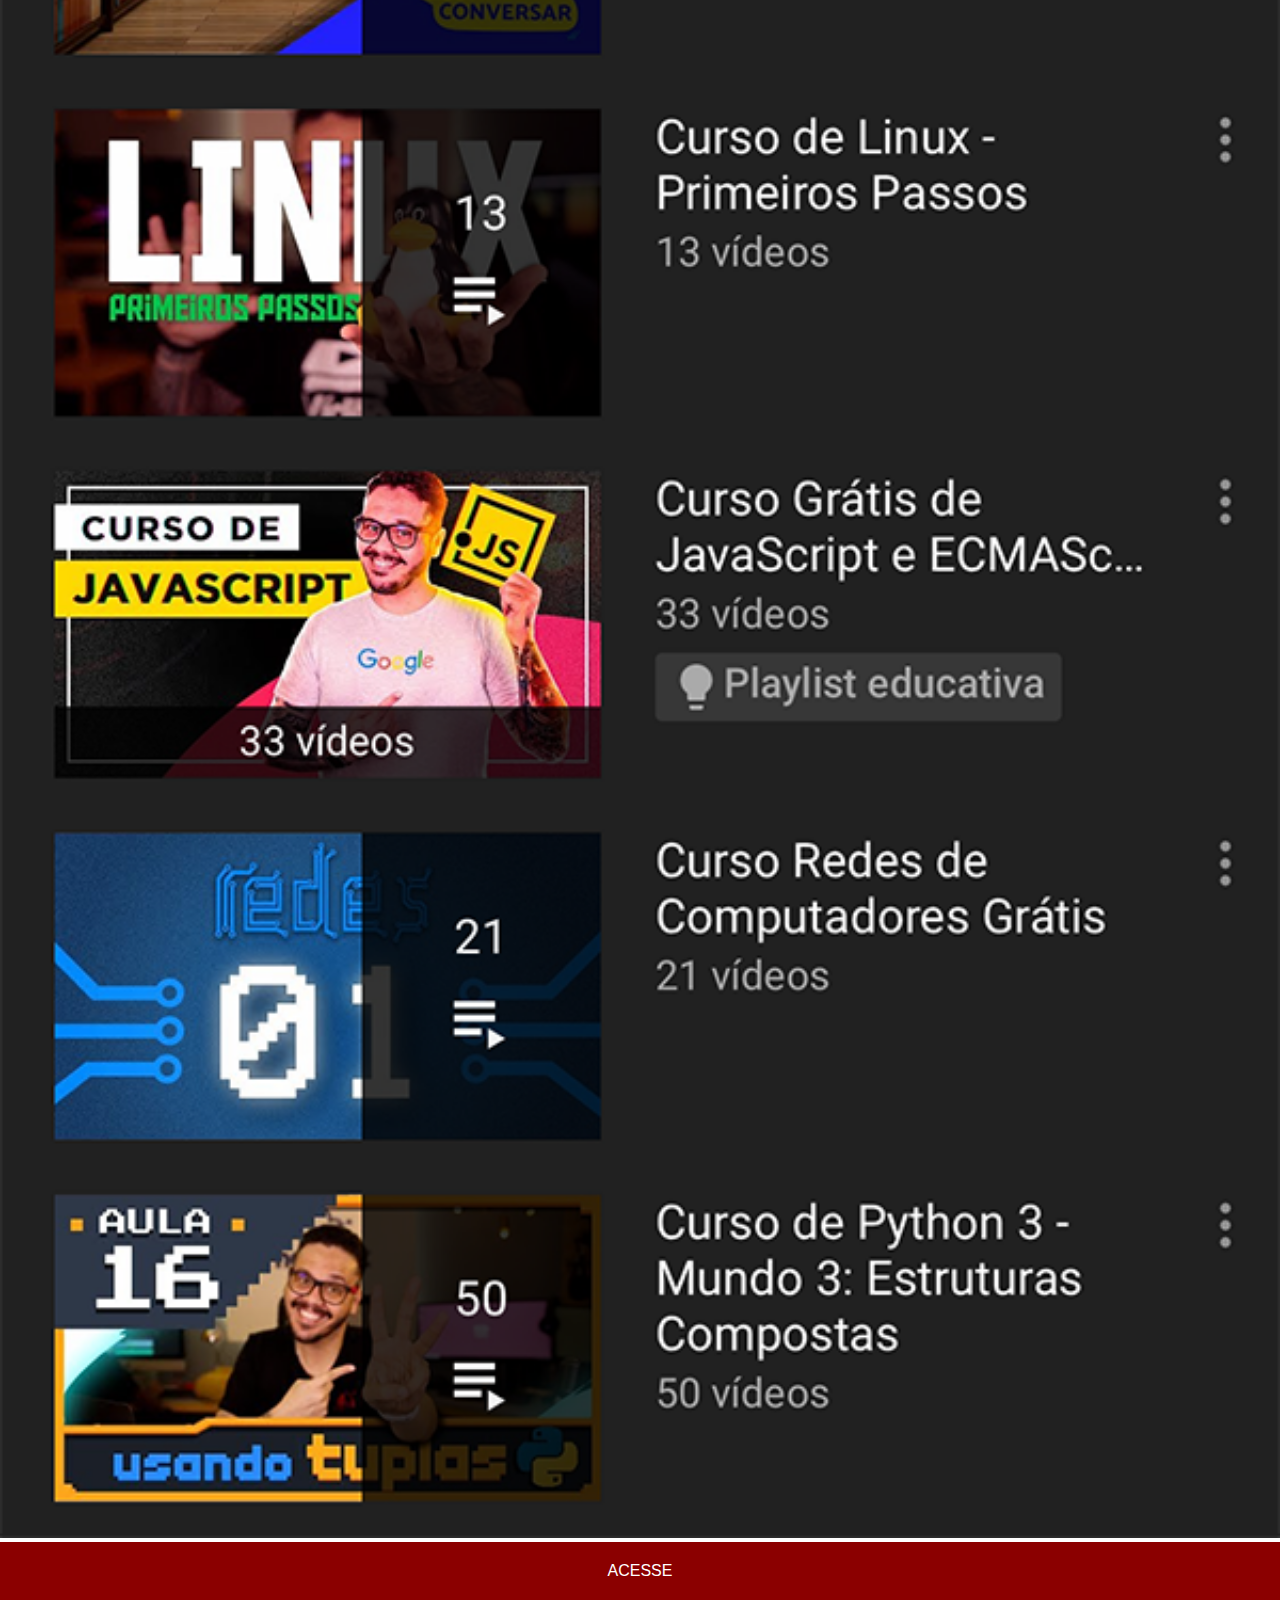
<file: youtube.html>
<!DOCTYPE html>
<html lang="pt-br">
<head>
    <meta charset="UTF-8">
    <meta name="viewport" content="width=device-width, initial-scale=1.0">
    <title>Youtube</title>
    <link rel="stylesheet" href="css/social.css">
</head>
<body>
    <img src="imagens/tela-youtube.png" alt="Youtube">
    <a href="https://www.youtube.com/c/CursoemVídeo/playlists" target="_blank">ACESSE</a>
</body>
</html>
</file>
<file: css/style.css>
@charset "UTF-8";

* {
    margin: 0;
    padding: 0;
    font-family: Arial, Helvetica, sans-serif;
}
body {
    height: 100vh;
    width: 100vw;
    background-color: black;
}

main {
    position: relative;
    height: 100vh;
    background-color: #DECFBF;
    background-repeat: no-repeat;
    background-size: cover;
}
#tela {
    position: relative;
    top: 81px;
    left: 22px;
    height: 471px;
    width: 267px;
}
#telefone {
    background-image: url(../imagens/frame-iphone.png);
    background-repeat: no-repeat;
    height: 627px;
    width: 311px;
    position: absolute;
    transform: translate(-50%, -50%);
    left: 50%;
    top: 50%;
}
#redes {

    height: 500px;
    width: 70px;
    position: absolute;
    right: 0;
    top: 50%;
    transform: translateY(-50%);
}
#redes a img {
    height: 60px;
    width: 60px;
    border-radius: 50%;
    box-shadow: 0 0 5px 1px #00000050;
    margin-bottom: 10px;
    box-sizing: border-box;
}
#redes a img:hover {
    transition: 90ms;
    border: 3px solid black;
}
</file>
<file: css/social.css>
@charset "UTF-8";

* {
    padding: 0;
    margin: 0;
    font-family: Arial, Helvetica, sans-serif;

}
::-webkit-scrollbar {
    width: 0;
    height: 0;
}
a {
    display: block;
    background-color: darkred;
    text-align: center;
    color: white;
    padding: 20px;
    font-size: 1em;
    text-decoration: none;
}
a:hover {
    background-color: red;
}
img {
    width: 100vw;  
}
</file>
